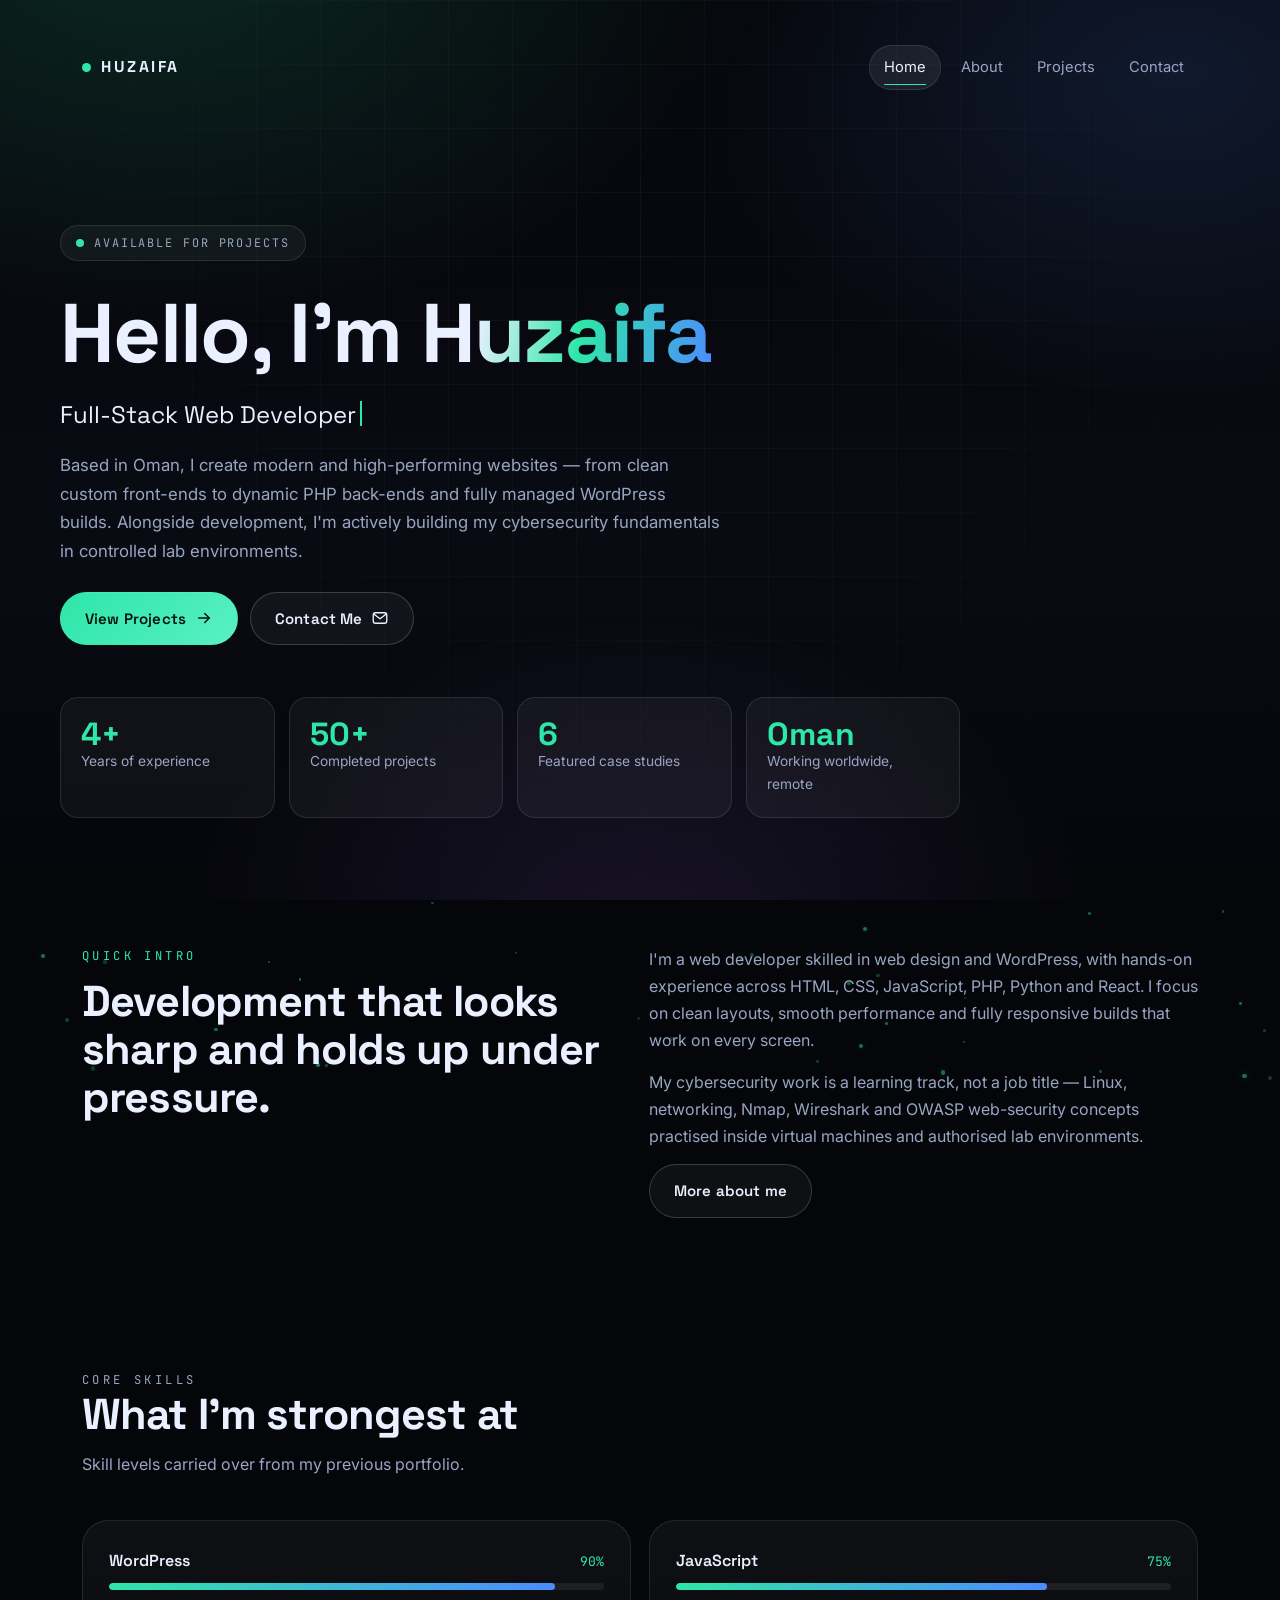
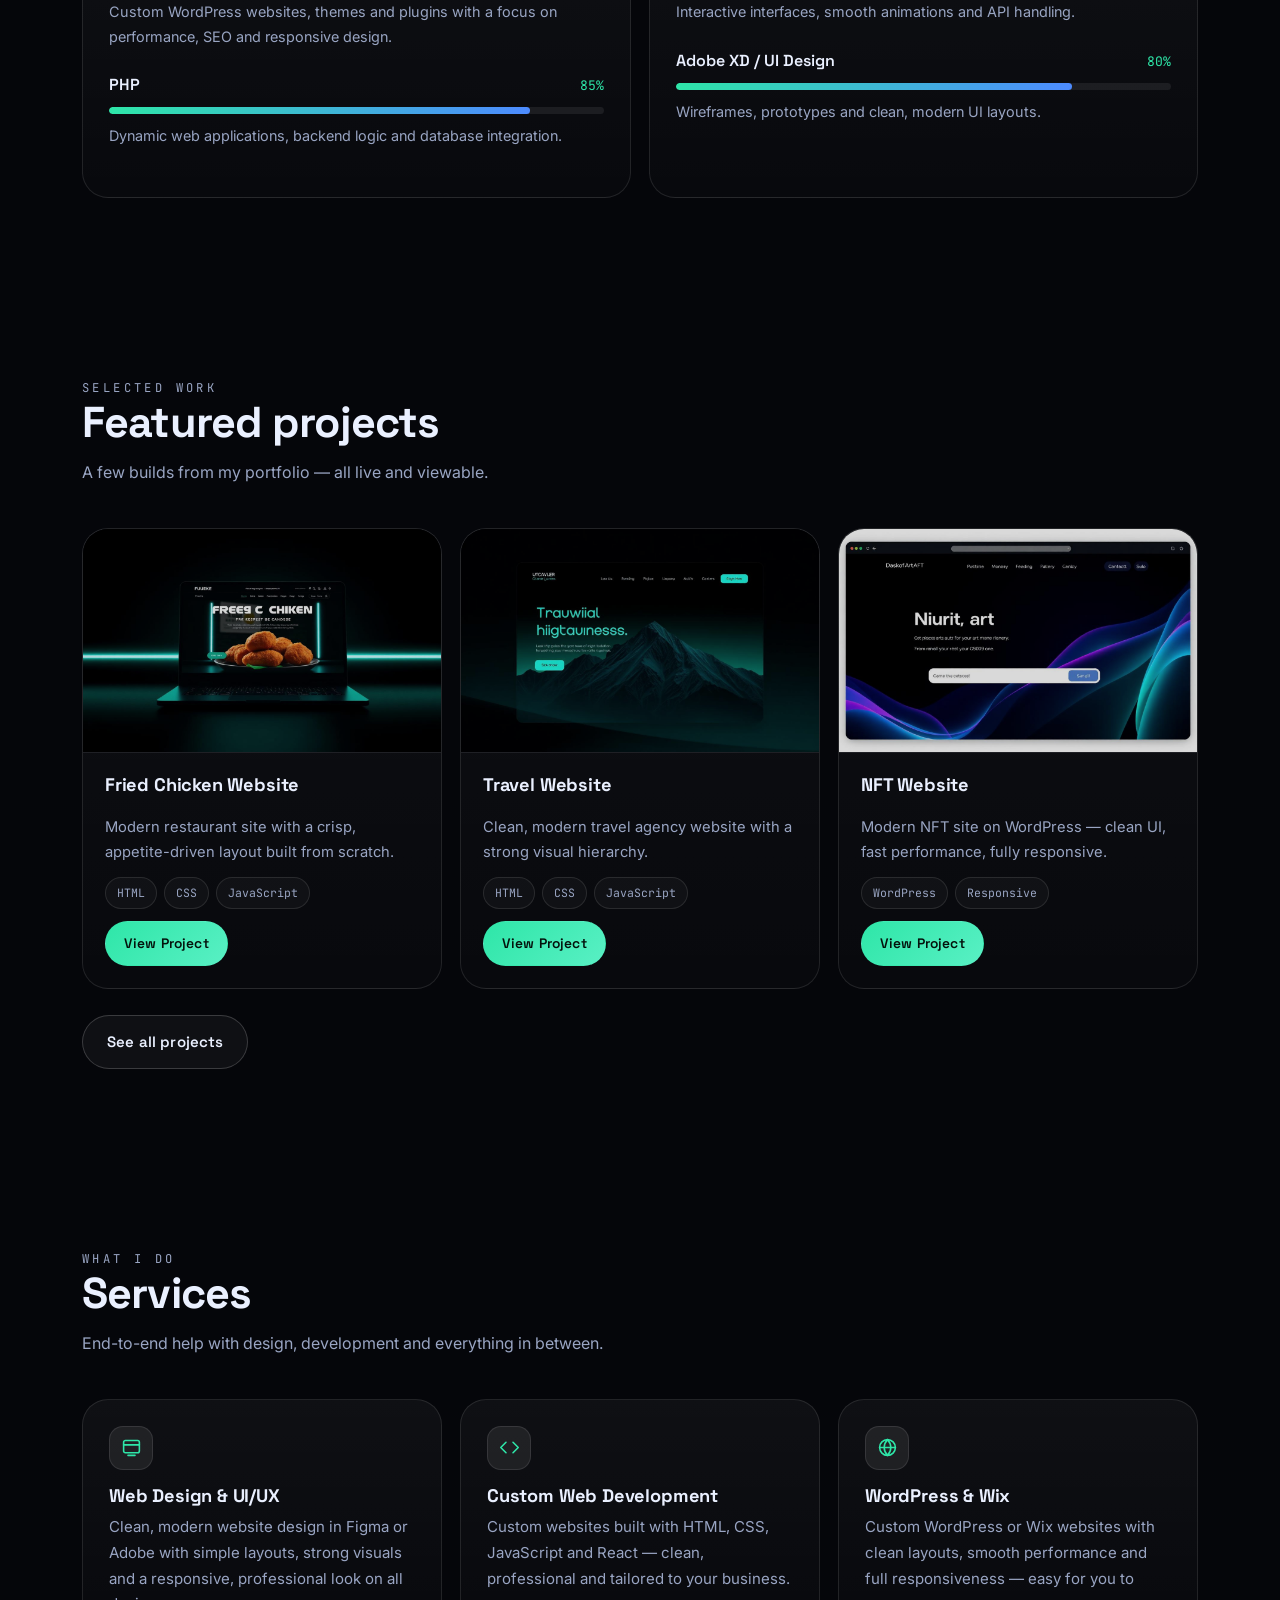
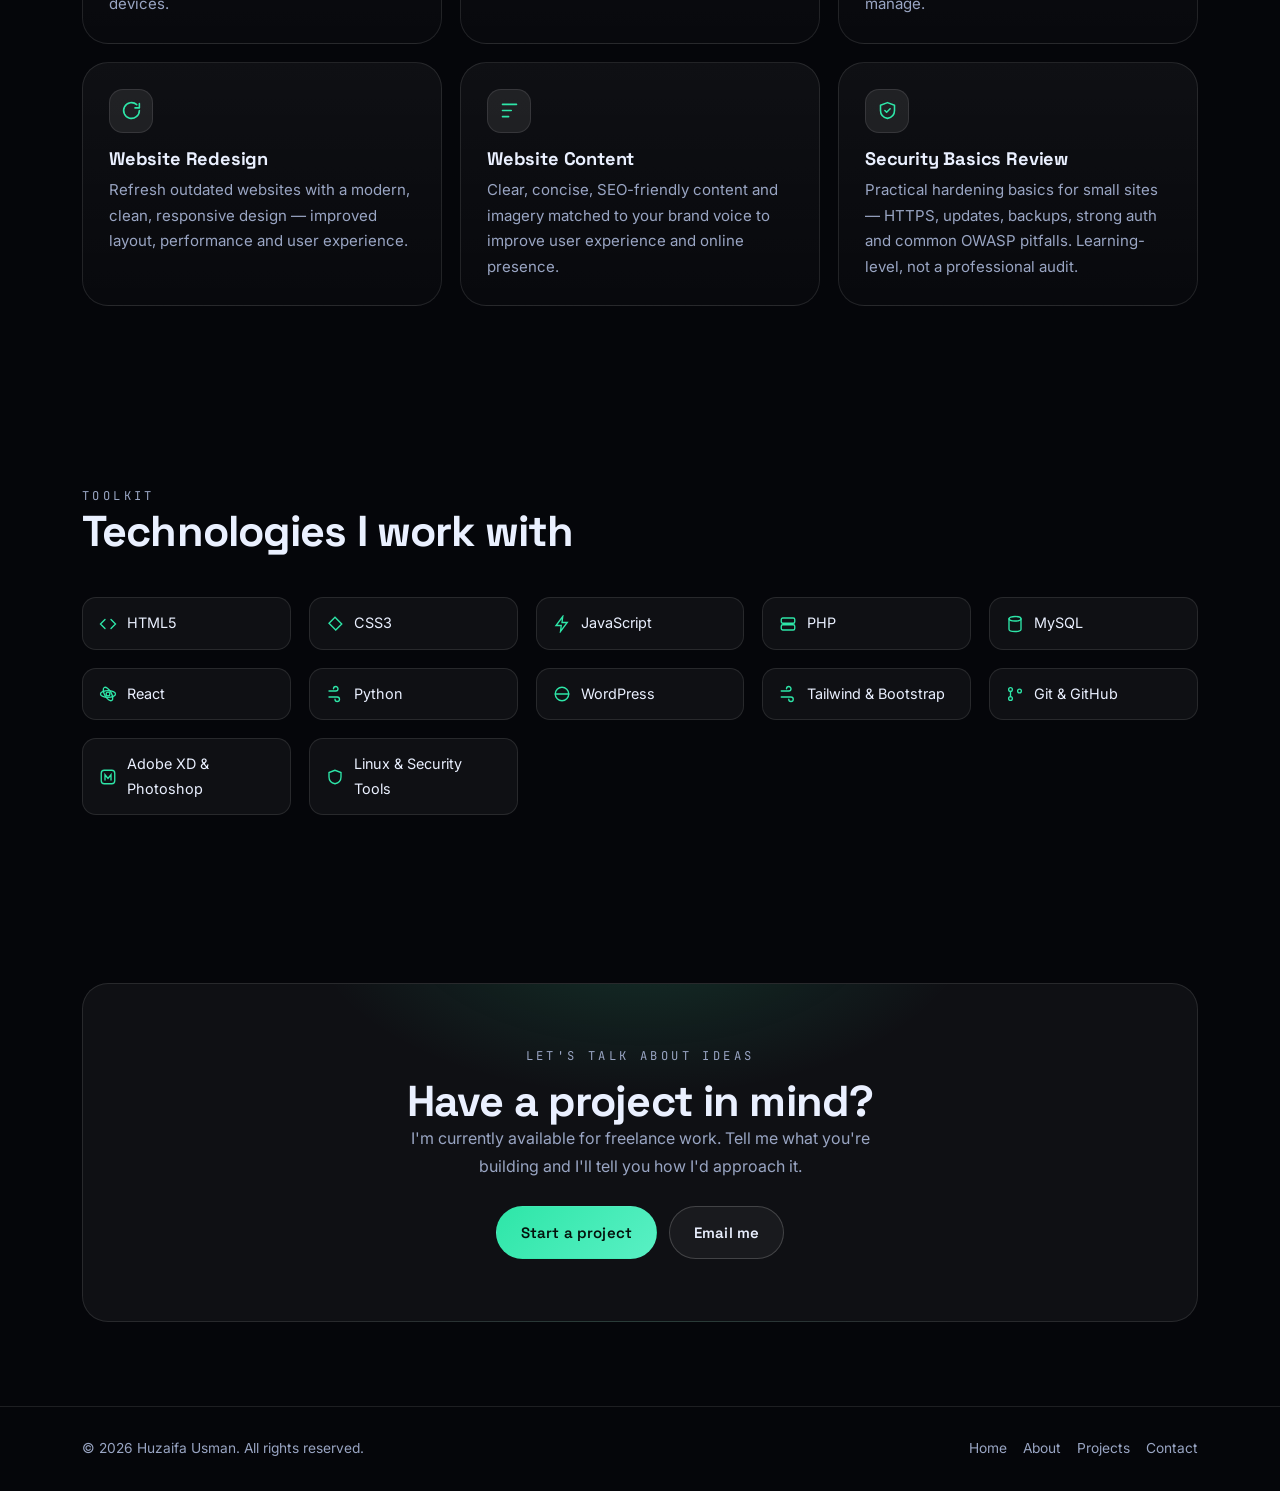
<file: index.html>
<!DOCTYPE html>
<html lang="en">
<head>
  <meta charset="UTF-8" />
  <meta name="viewport" content="width=device-width, initial-scale=1" />
  <title>Huzaifa | Full-Stack Developer &amp; Cybersecurity Enthusiast</title>
  <meta name="description" content="Huzaifa Usman is a full-stack web developer based in Oman, building modern, high-performing websites with HTML, CSS, JavaScript, PHP and WordPress — while actively developing cybersecurity skills." />
  <meta name="keywords" content="Huzaifa Usman, full-stack web developer, web developer Oman, WordPress developer, PHP developer, JavaScript, cybersecurity enthusiast, portfolio" />
  <meta name="author" content="Huzaifa Usman" />
  <meta name="theme-color" content="#05060a" />
  <link rel="canonical" href="./index.html" />
  <meta property="og:type" content="website" />
  <meta property="og:title" content="Huzaifa | Full-Stack Developer &amp; Cybersecurity Enthusiast" />
  <meta property="og:description" content="Full-stack web developer based in Oman building modern websites and applications, with a growing focus on cybersecurity fundamentals." />
  <meta property="og:image" content="./assets/images/og-cover.jpg" />
  <meta name="twitter:card" content="summary_large_image" />
  <meta name="twitter:image" content="./assets/images/og-cover.jpg" />
  <link rel="icon" href="./assets/icons/favicon.svg" type="image/svg+xml" />
  <link rel="preconnect" href="https://fonts.googleapis.com" />
  <link rel="preconnect" href="https://fonts.gstatic.com" crossorigin />
  <link href="https://fonts.googleapis.com/css2?family=Space+Grotesk:wght@500;600;700&family=Inter:wght@400;500;600&family=JetBrains+Mono:wght@400;500&display=swap" rel="stylesheet" />
  <link rel="stylesheet" href="./css/style.css" />
  <script type="application/ld+json">
  {
    "@context": "https://schema.org",
    "@type": "Person",
    "name": "Huzaifa Usman",
    "jobTitle": "Full-Stack Web Developer",
    "email": "mailto:nico.codess.co@gmail.com",
    "address": { "@type": "PostalAddress", "addressCountry": "OM" },
    "sameAs": [
      "https://github.com/nico-codess",
      "https://www.instagram.com/nico_codess/"
    ]
  }
  </script>
</head>
<body>

  ```html
  <!-- PRELOADER -->
  <div id="preloader">
    <div class="loader">
  
      <div class="logo-wrap">
        <div class="logo-ring"></div>
        <div class="loader-logo">H</div>
      </div>
  
      <div class="loader-line">
        <span></span>
      </div>
  
      <div class="loader-text">LOADING<span>...</span></div>
  
    </div>
  </div>
  
  <style>
    #preloader {
      position: fixed;
      inset: 0;
      z-index: 99999;
      background: #070909;
      display: flex;
      align-items: center;
      justify-content: center;
      transition: opacity 0.8s ease, visibility 0.8s ease;
    }
  
    #preloader.hide {
      opacity: 0;
      visibility: hidden;
      pointer-events: none;
    }
  
    .loader {
      width: 200px;
      text-align: center;
    }
  
    /* LOGO */
    .logo-wrap {
      position: relative;
      width: 90px;
      height: 90px;
      margin: 0 auto 30px;
      display: flex;
      align-items: center;
      justify-content: center;
    }
  
    .loader-logo {
      position: relative;
      z-index: 2;
      font-family: Arial, sans-serif;
      font-size: 58px;
      font-weight: 800;
      color: #2AD79D;
      text-shadow: 0 0 25px rgba(42, 215, 157, 0.45);
      animation: logoPulse 1.8s ease-in-out infinite;
    }
  
    /* SUBTLE ROTATING RING */
    .logo-ring {
      position: absolute;
      inset: 5px;
      border: 1px solid rgba(42, 215, 157, 0.18);
      border-top-color: #2AD79D;
      border-radius: 50%;
      animation: rotate 2.5s linear infinite;
    }
  
    /* LOADING BAR */
    .loader-line {
      width: 100%;
      height: 2px;
      background: rgba(42, 215, 157, 0.12);
      overflow: hidden;
      border-radius: 10px;
    }
  
    .loader-line span {
      display: block;
      width: 45%;
      height: 100%;
      background: #2AD79D;
      box-shadow: 0 0 12px #2AD79D;
      border-radius: 10px;
      animation: loading 1.3s ease-in-out infinite;
    }
  
    /* TEXT */
    .loader-text {
      margin-top: 13px;
      font-family: monospace;
      font-size: 9px;
      letter-spacing: 3px;
      color: rgba(255, 255, 255, 0.35);
    }
  
    .loader-text span {
      color: #2AD79D;
      animation: dots 1.2s infinite;
    }
  
    /* ANIMATIONS */
    @keyframes loading {
      0% {
        transform: translateX(-120%);
      }
  
      100% {
        transform: translateX(320%);
      }
    }
  
    @keyframes rotate {
      to {
        transform: rotate(360deg);
      }
    }
  
    @keyframes logoPulse {
      0%, 100% {
        opacity: 0.7;
        transform: scale(0.96);
      }
  
      50% {
        opacity: 1;
        transform: scale(1);
      }
    }
  
    @keyframes dots {
      0%, 20% {
        opacity: 0;
      }
  
      50% {
        opacity: 1;
      }
  
      100% {
        opacity: 0;
      }
    }
  </style>
  
  <script>
    window.addEventListener("load", () => {
      setTimeout(() => {
        document.getElementById("preloader").classList.add("hide");
      }, 700);
    });
  </script>
  ```
  



  
  <a class="skip-link" href="#main">Skip to content</a>
  <div class="bg-layer" aria-hidden="true"></div>
  <div class="grid-layer" aria-hidden="true"></div>
  <div id="particles" aria-hidden="true"></div>
  <div class="cursor-glow" aria-hidden="true"></div>

  <header class="site-header">
    <div class="container nav">
      <a class="brand" href="./index.html"><span class="dot" aria-hidden="true"></span><span class="name">HUZAIFA</span></a>
      <button class="nav-toggle" type="button" aria-label="Toggle navigation" aria-expanded="false" aria-controls="nav-links">
        <span></span><span></span><span></span>
      </button>
      <nav id="nav-links" class="nav-links" aria-label="Primary">
        <a href="./index.html" aria-current="page">Home</a>
        <a href="./about.html">About</a>
        <a href="./projects.html">Projects</a>
        <a href="./contact.html">Contact</a>
      </nav>
    </div>
  </header>

  <main id="main">
    <!-- HERO -->
    <section class="hero container">
      <div class="hero-inner">
        <p class="status"><span class="pulse" aria-hidden="true"></span> Available for Projects</p>
        <h1>Hello, I'm <span class="grad">Huzaifa</span></h1>
        <p class="role" data-type="Full-Stack Web Developer|Cybersecurity Enthusiast|WordPress Developer">
          <span class="type-text">Full-Stack Web Developer</span><span class="type-caret" aria-hidden="true"></span>
        </p>
        <p class="lede">
          Based in Oman, I create modern and high-performing websites — from clean custom front-ends
          to dynamic PHP back-ends and fully managed WordPress builds. Alongside development, I'm
          actively building my cybersecurity fundamentals in controlled lab environments.
        </p>
        <div class="hero-actions">
          <a class="btn btn-primary" href="./projects.html">
            View Projects
            <svg viewBox="0 0 24 24" fill="none" stroke="currentColor" stroke-width="2" stroke-linecap="round" stroke-linejoin="round" aria-hidden="true"><path d="M5 12h14"/><path d="m13 6 6 6-6 6"/></svg>
          </a>
          <a class="btn btn-ghost" href="./contact.html">
            Contact Me
            <svg viewBox="0 0 24 24" fill="none" stroke="currentColor" stroke-width="1.8" stroke-linecap="round" stroke-linejoin="round" aria-hidden="true"><rect x="3" y="5" width="18" height="14" rx="3"/><path d="m4 7 8 6 8-6"/></svg>
          </a>
        </div>

        <div class="hero-stats">
          <div class="stat"><b><span data-count="4">0</span>+</b><span>Years of experience</span></div>
          <div class="stat"><b><span data-count="50">0</span>+</b><span>Completed projects</span></div>
          <div class="stat"><b><span data-count="6">0</span></b><span>Featured case studies</span></div>
          <div class="stat"><b>Oman</b><span>Working worldwide, remote</span></div>
        </div>
      </div>
    </section>

    <!-- INTRO -->
    <section class="tight">
      <div class="container grid grid-2">
        <div class="reveal">
          <p class="eyebrow">Quick intro</p>
          <h2>Development that looks sharp and holds up under pressure.</h2>
        </div>
        <div class="reveal" style="--d:120ms">
          <p class="muted">
            I'm a web developer skilled in web design and WordPress, with hands-on experience across
            HTML, CSS, JavaScript, PHP, Python and React. I focus on clean layouts, smooth performance
            and fully responsive builds that work on every screen.
          </p>
          <p class="muted">
            My cybersecurity work is a learning track, not a job title — Linux, networking, Nmap,
            Wireshark and OWASP web-security concepts practised inside virtual machines and
            authorised lab environments.
          </p>
          <a class="btn btn-ghost" href="./about.html">More about me</a>
        </div>
      </div>
    </section>

    <!-- CORE SKILLS -->
    <section>
      <div class="container">
        <div class="section-head reveal">
          <p class="eyebrow">Core skills</p>
          <h2>What I'm strongest at</h2>
          <p>Skill levels carried over from my previous portfolio.</p>
        </div>
        <div class="grid grid-2">
          <div class="card reveal">
            <div class="skill">
              <div class="skill-top"><strong>WordPress</strong><em>90%</em></div>
              <div class="bar"><i data-value="90"></i></div>
              <p>Custom WordPress websites, themes and plugins with a focus on performance, SEO and responsive design.</p>
            </div>
            <div class="skill">
              <div class="skill-top"><strong>PHP</strong><em>85%</em></div>
              <div class="bar"><i data-value="85"></i></div>
              <p>Dynamic web applications, backend logic and database integration.</p>
            </div>
          </div>
          <div class="card reveal" style="--d:120ms">
            <div class="skill">
              <div class="skill-top"><strong>JavaScript</strong><em>75%</em></div>
              <div class="bar"><i data-value="75"></i></div>
              <p>Interactive interfaces, smooth animations and API handling.</p>
            </div>
            <div class="skill">
              <div class="skill-top"><strong>Adobe XD / UI Design</strong><em>80%</em></div>
              <div class="bar"><i data-value="80"></i></div>
              <p>Wireframes, prototypes and clean, modern UI layouts.</p>
            </div>
          </div>
        </div>
      </div>
    </section>

    <!-- FEATURED PROJECTS -->
    <section>
      <div class="container">
        <div class="section-head reveal">
          <p class="eyebrow">Selected work</p>
          <h2>Featured projects</h2>
          <p>A few builds from my portfolio — all live and viewable.</p>
        </div>
        <div class="grid grid-3">
          <article class="card project reveal">
            <div class="shot">
              <span class="cat">Custom Website</span>
              <img src="./assets/images/project-chicken.jpg" alt="Preview of the Fried Chicken restaurant website" width="1200" height="750" loading="lazy" />
            </div>
            <div class="body">
              <h3>Fried Chicken Website</h3>
              <p>Modern restaurant site with a crisp, appetite-driven layout built from scratch.</p>
              <div class="tags"><span class="tag">HTML</span><span class="tag">CSS</span><span class="tag">JavaScript</span></div>
              <div class="links">
                <a class="btn btn-primary" href="https://nico-codess.github.io/Fried-Chicken-website/" target="_blank" rel="noopener">View Project</a>
              </div>
            </div>
          </article>
          <article class="card project reveal" style="--d:110ms">
            <div class="shot">
              <span class="cat">Custom Website</span>
              <img src="./assets/images/project-travel.jpg" alt="Preview of the travel agency website" width="1200" height="750" loading="lazy" />
            </div>
            <div class="body">
              <h3>Travel Website</h3>
              <p>Clean, modern travel agency website with a strong visual hierarchy.</p>
              <div class="tags"><span class="tag">HTML</span><span class="tag">CSS</span><span class="tag">JavaScript</span></div>
              <div class="links">
                <a class="btn btn-primary" href="https://nico-codess.github.io/Travel-website/" target="_blank" rel="noopener">View Project</a>
              </div>
            </div>
          </article>
          <article class="card project reveal" style="--d:220ms">
            <div class="shot">
              <span class="cat">WordPress</span>
              <img src="./assets/images/project-nft.jpg" alt="Preview of the NFT WordPress website" width="1200" height="750" loading="lazy" />
            </div>
            <div class="body">
              <h3>NFT Website</h3>
              <p>Modern NFT site on WordPress — clean UI, fast performance, fully responsive.</p>
              <div class="tags"><span class="tag">WordPress</span><span class="tag">Responsive</span></div>
              <div class="links">
                <a class="btn btn-primary" href="https://nico-codess.github.io/Wordpress-NFT3/" target="_blank" rel="noopener">View Project</a>
              </div>
            </div>
          </article>
        </div>
        <div class="hero-actions reveal"><a class="btn btn-ghost" href="./projects.html">See all projects</a></div>
      </div>
    </section>

    <!-- SERVICES -->
    <section>
      <div class="container">
        <div class="section-head reveal">
          <p class="eyebrow">What I do</p>
          <h2>Services</h2>
          <p>End-to-end help with design, development and everything in between.</p>
        </div>
        <div class="grid grid-3">
          <article class="card reveal">
            <span class="ico" aria-hidden="true"><svg viewBox="0 0 24 24" fill="none" stroke="currentColor" stroke-width="1.8" stroke-linecap="round" stroke-linejoin="round"><rect x="3" y="4" width="18" height="14" rx="2"/><path d="M3 9h18M8 21h8"/></svg></span>
            <h3>Web Design &amp; UI/UX</h3>
            <p>Clean, modern website design in Figma or Adobe with simple layouts, strong visuals and a responsive, professional look on all devices.</p>
          </article>
          <article class="card reveal" style="--d:90ms">
            <span class="ico" aria-hidden="true"><svg viewBox="0 0 24 24" fill="none" stroke="currentColor" stroke-width="1.8" stroke-linecap="round" stroke-linejoin="round"><path d="m8 6-6 6 6 6"/><path d="m16 6 6 6-6 6"/></svg></span>
            <h3>Custom Web Development</h3>
            <p>Custom websites built with HTML, CSS, JavaScript and React — clean, professional and tailored to your business.</p>
          </article>
          <article class="card reveal" style="--d:180ms">
            <span class="ico" aria-hidden="true"><svg viewBox="0 0 24 24" fill="none" stroke="currentColor" stroke-width="1.8" stroke-linecap="round" stroke-linejoin="round"><circle cx="12" cy="12" r="9"/><path d="M3 12h18"/><path d="M12 3c2.5 2.7 3.8 5.7 3.8 9S14.5 18.3 12 21c-2.5-2.7-3.8-5.7-3.8-9S9.5 5.7 12 3z"/></svg></span>
            <h3>WordPress &amp; Wix</h3>
            <p>Custom WordPress or Wix websites with clean layouts, smooth performance and full responsiveness — easy for you to manage.</p>
          </article>
          <article class="card reveal">
            <span class="ico" aria-hidden="true"><svg viewBox="0 0 24 24" fill="none" stroke="currentColor" stroke-width="1.8" stroke-linecap="round" stroke-linejoin="round"><path d="M21 12a9 9 0 1 1-3-6.7"/><path d="M21 4v5h-5"/></svg></span>
            <h3>Website Redesign</h3>
            <p>Refresh outdated websites with a modern, clean, responsive design — improved layout, performance and user experience.</p>
          </article>
          <article class="card reveal" style="--d:90ms">
            <span class="ico" aria-hidden="true"><svg viewBox="0 0 24 24" fill="none" stroke="currentColor" stroke-width="1.8" stroke-linecap="round" stroke-linejoin="round"><path d="M4 5h16M4 12h10M4 19h7"/></svg></span>
            <h3>Website Content</h3>
            <p>Clear, concise, SEO-friendly content and imagery matched to your brand voice to improve user experience and online presence.</p>
          </article>
          <article class="card reveal" style="--d:180ms">
            <span class="ico" aria-hidden="true"><svg viewBox="0 0 24 24" fill="none" stroke="currentColor" stroke-width="1.8" stroke-linecap="round" stroke-linejoin="round"><path d="M12 3 4 6v6c0 5 3.5 8 8 9 4.5-1 8-4 8-9V6z"/><path d="m9 12 2 2 4-4"/></svg></span>
            <h3>Security Basics Review</h3>
            <p>Practical hardening basics for small sites — HTTPS, updates, backups, strong auth and common OWASP pitfalls. Learning-level, not a professional audit.</p>
          </article>
        </div>
      </div>
    </section>

    <!-- TECHNOLOGIES -->
    <section>
      <div class="container">
        <div class="section-head reveal">
          <p class="eyebrow">Toolkit</p>
          <h2>Technologies I work with</h2>
        </div>
        <div class="grid grid-4">
          <div class="chip reveal"><svg viewBox="0 0 24 24" fill="none" stroke="currentColor" stroke-width="1.8" stroke-linecap="round" aria-hidden="true"><path d="m8 6-6 6 6 6"/><path d="m16 6 6 6-6 6"/></svg>HTML5</div>
          <div class="chip reveal" style="--d:50ms"><svg viewBox="0 0 24 24" fill="none" stroke="currentColor" stroke-width="1.8" stroke-linecap="round" aria-hidden="true"><path d="M12 3 4 11l9 9 8-8z"/></svg>CSS3</div>
          <div class="chip reveal" style="--d:100ms"><svg viewBox="0 0 24 24" fill="none" stroke="currentColor" stroke-width="1.8" stroke-linecap="round" aria-hidden="true"><path d="M13 2 4 14h7l-1 8 9-12h-7z"/></svg>JavaScript</div>
          <div class="chip reveal" style="--d:150ms"><svg viewBox="0 0 24 24" fill="none" stroke="currentColor" stroke-width="1.8" stroke-linecap="round" aria-hidden="true"><rect x="3" y="4" width="18" height="7" rx="2"/><rect x="3" y="13" width="18" height="7" rx="2"/></svg>PHP</div>
          <div class="chip reveal"><svg viewBox="0 0 24 24" fill="none" stroke="currentColor" stroke-width="1.8" stroke-linecap="round" aria-hidden="true"><ellipse cx="12" cy="5" rx="8" ry="3"/><path d="M4 5v14c0 1.7 3.6 3 8 3s8-1.3 8-3V5"/></svg>MySQL</div>
          <div class="chip reveal" style="--d:50ms"><svg viewBox="0 0 24 24" fill="none" stroke="currentColor" stroke-width="1.8" stroke-linecap="round" aria-hidden="true"><circle cx="12" cy="12" r="2.5"/><ellipse cx="12" cy="12" rx="10" ry="4.5"/><ellipse cx="12" cy="12" rx="10" ry="4.5" transform="rotate(60 12 12)"/></svg>React</div>
          <div class="chip reveal" style="--d:100ms"><svg viewBox="0 0 24 24" fill="none" stroke="currentColor" stroke-width="1.8" stroke-linecap="round" aria-hidden="true"><path d="M4 8h9a3 3 0 1 0-3-3"/><path d="M4 16h11a3 3 0 1 1-3 3"/></svg>Python</div>
          <div class="chip reveal" style="--d:150ms"><svg viewBox="0 0 24 24" fill="none" stroke="currentColor" stroke-width="1.8" stroke-linecap="round" aria-hidden="true"><circle cx="12" cy="12" r="9"/><path d="M3 12h18"/></svg>WordPress</div>
          <div class="chip reveal"><svg viewBox="0 0 24 24" fill="none" stroke="currentColor" stroke-width="1.8" stroke-linecap="round" aria-hidden="true"><path d="M3 8h10a3 3 0 1 0-3-3"/><path d="M3 16h13a3 3 0 1 1-3 3"/></svg>Tailwind &amp; Bootstrap</div>
          <div class="chip reveal" style="--d:50ms"><svg viewBox="0 0 24 24" fill="none" stroke="currentColor" stroke-width="1.8" stroke-linecap="round" aria-hidden="true"><circle cx="6" cy="6" r="2.5"/><circle cx="6" cy="18" r="2.5"/><circle cx="18" cy="8" r="2.5"/><path d="M6 8.5v7"/></svg>Git &amp; GitHub</div>
          <div class="chip reveal" style="--d:100ms"><svg viewBox="0 0 24 24" fill="none" stroke="currentColor" stroke-width="1.8" stroke-linecap="round" aria-hidden="true"><rect x="3" y="3" width="18" height="18" rx="4"/><path d="M8 16V9l4 5 4-5v7"/></svg>Adobe XD &amp; Photoshop</div>
          <div class="chip reveal" style="--d:150ms"><svg viewBox="0 0 24 24" fill="none" stroke="currentColor" stroke-width="1.8" stroke-linecap="round" aria-hidden="true"><path d="M12 3 4 6v6c0 5 3.5 8 8 9 4.5-1 8-4 8-9V6z"/></svg>Linux &amp; Security Tools</div>
        </div>
      </div>
    </section>

    <!-- CTA -->
    <section>
      <div class="container">
        <div class="cta reveal">
          <p class="eyebrow">Let's talk about ideas</p>
          <h2>Have a project in mind?</h2>
          <p>I'm currently available for freelance work. Tell me what you're building and I'll tell you how I'd approach it.</p>
          <div class="hero-actions">
            <a class="btn btn-primary" href="./contact.html">Start a project</a>
            <a class="btn btn-ghost" href="mailto:nico.codess.co@gmail.com">Email me</a>
          </div>
        </div>
      </div>
    </section>
  </main>

  <footer class="site-footer">
    <div class="container footer-inner">
      <p style="margin:0">&copy; <span data-year>2026</span> Huzaifa Usman. All rights reserved.</p>
      <nav aria-label="Footer">
        <a href="./index.html">Home</a>
        <a href="./about.html">About</a>
        <a href="./projects.html">Projects</a>
        <a href="./contact.html">Contact</a>
      </nav>
    </div>
  </footer>




  <script src="./js/script.js" defer></script>
</body>
</html>
</file>
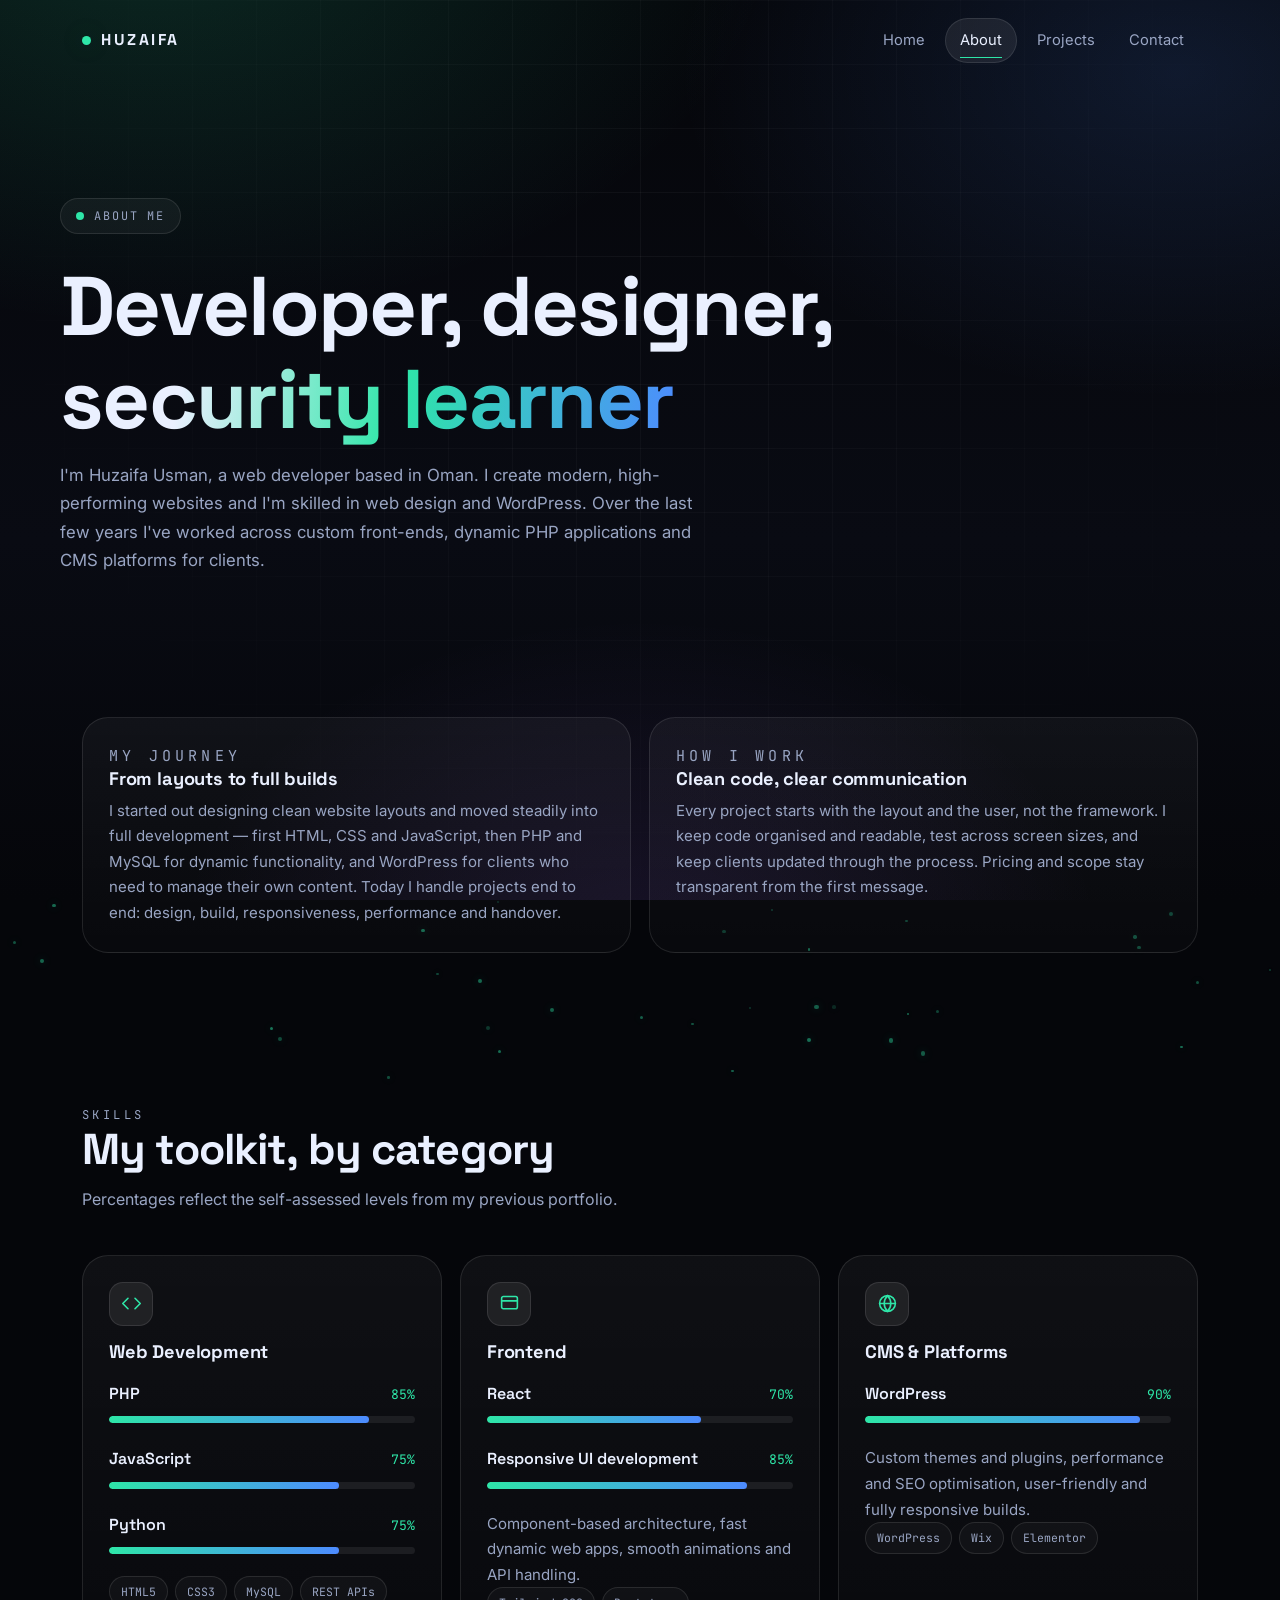
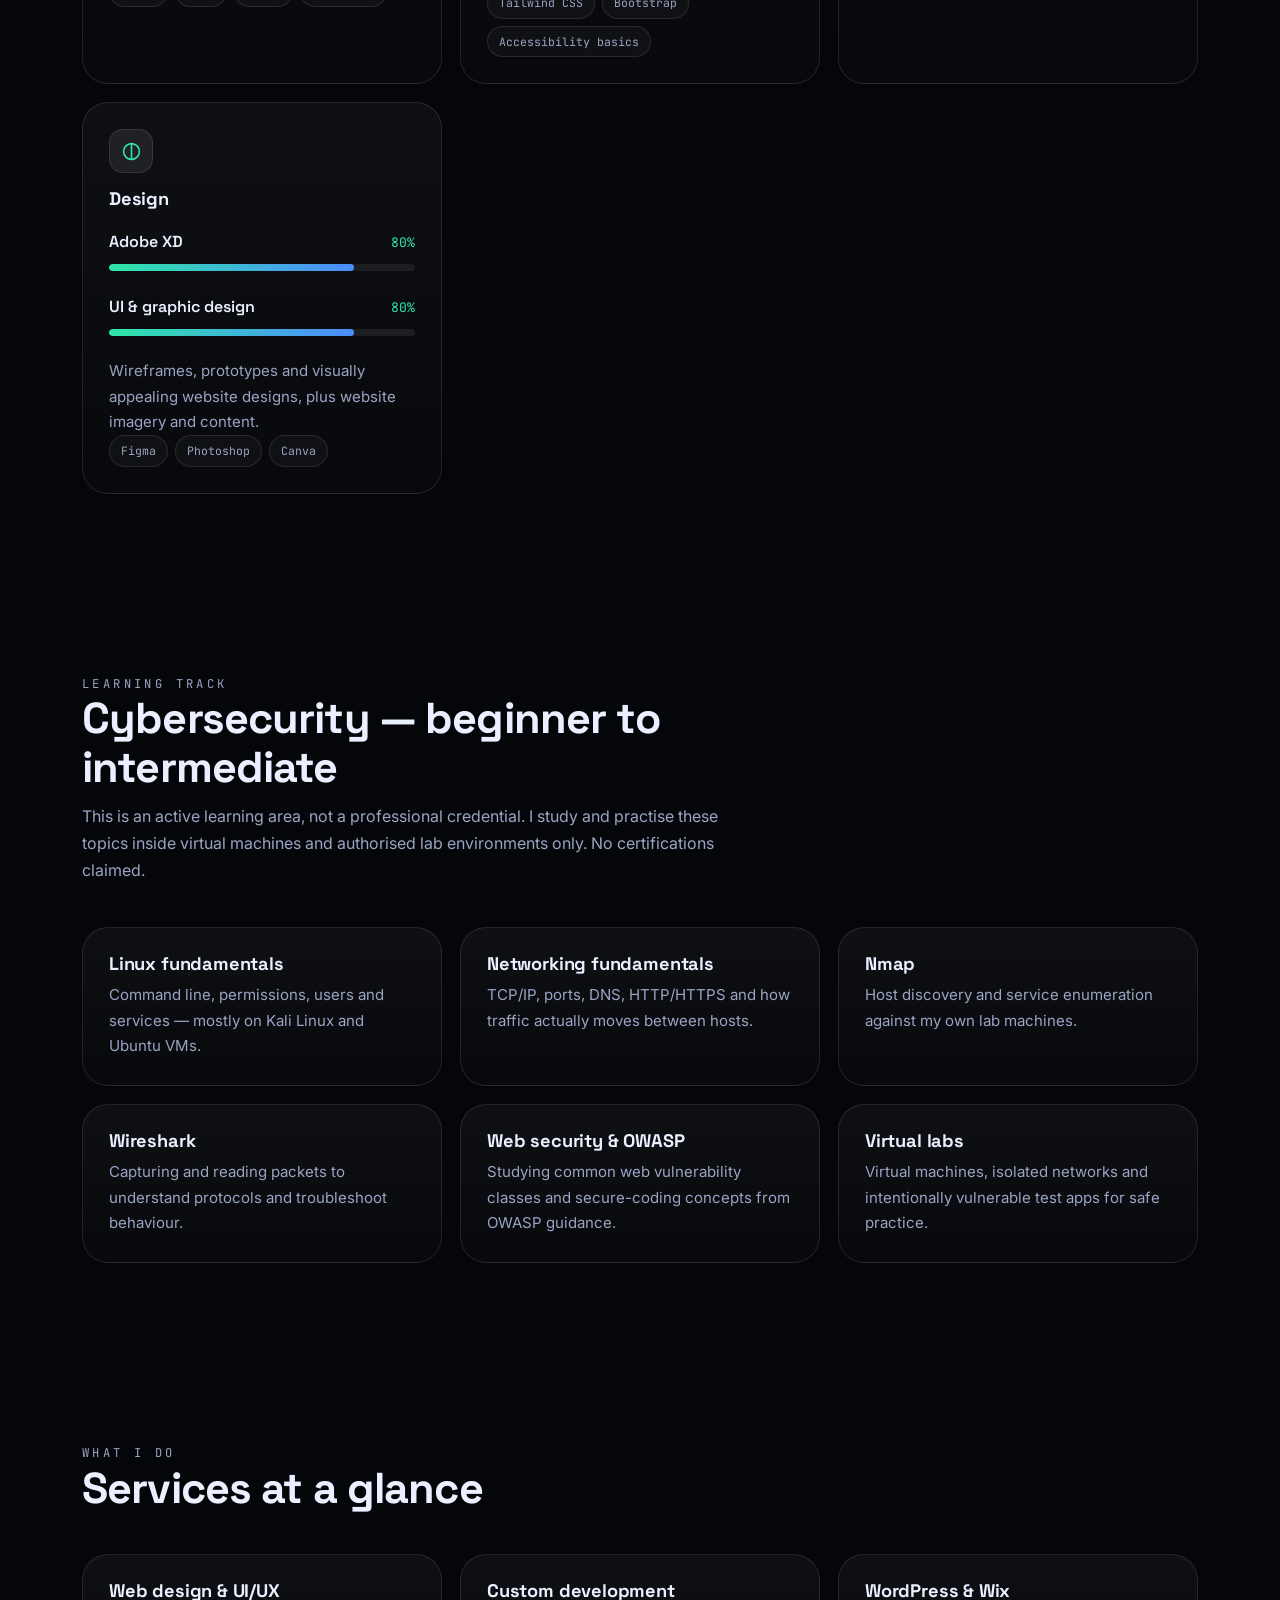
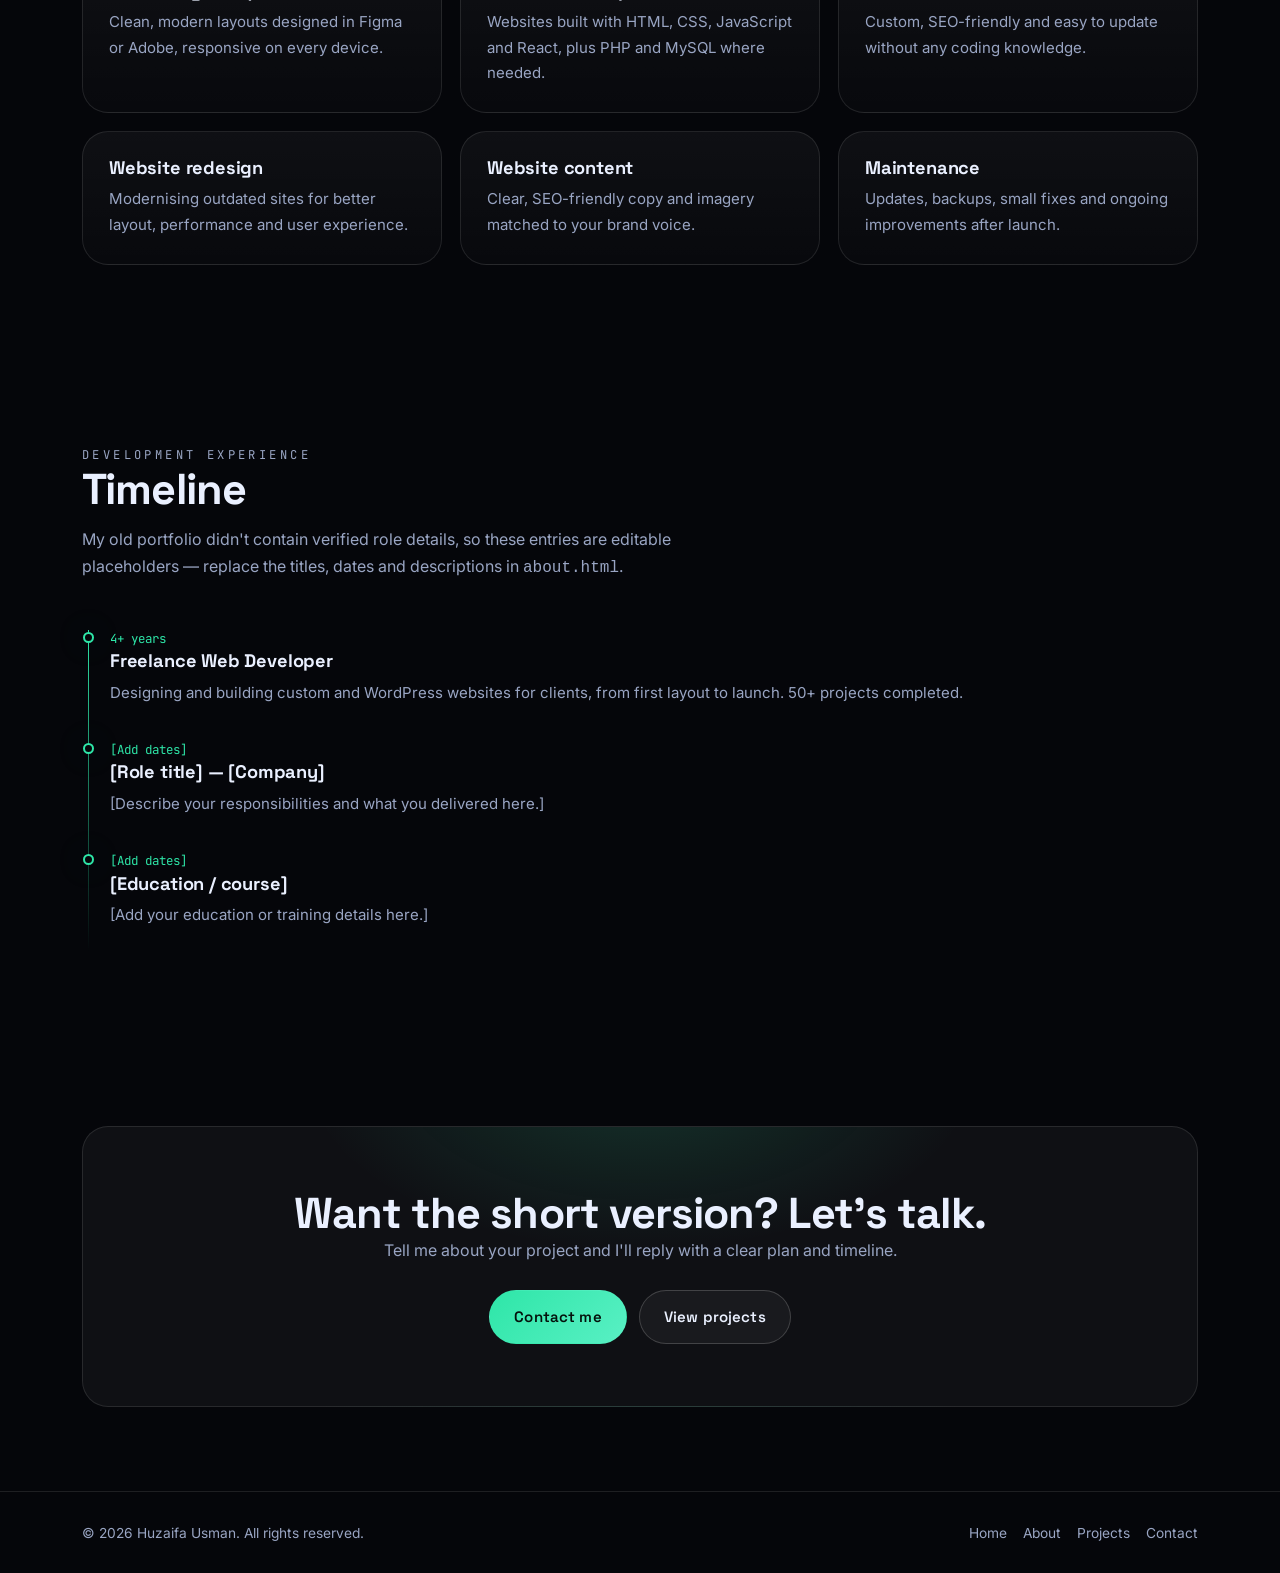
<file: about.html>
<!DOCTYPE html>
<html lang="en">
<head>
  <meta charset="UTF-8" />
  <meta name="viewport" content="width=device-width, initial-scale=1" />
  <title>About Huzaifa | Web Developer &amp; Security Learner</title>
  <meta name="description" content="About Huzaifa Usman — a web developer based in Oman with 4+ years of experience in web design, WordPress, PHP and JavaScript, now building cybersecurity fundamentals." />
  <meta name="keywords" content="about Huzaifa Usman, web developer Oman, WordPress, PHP, JavaScript, cybersecurity learning" />
  <meta name="author" content="Huzaifa Usman" />
  <meta name="theme-color" content="#05060a" />
  <link rel="canonical" href="./about.html" />
  <meta property="og:type" content="profile" />
  <meta property="og:title" content="About Huzaifa | Web Developer &amp; Security Learner" />
  <meta property="og:description" content="4+ years building websites in Oman — web design, WordPress, PHP, JavaScript — plus an active cybersecurity learning track." />
  <meta property="og:image" content="./assets/images/og-cover.jpg" />
  <meta name="twitter:card" content="summary_large_image" />
  <meta name="twitter:image" content="./assets/images/og-cover.jpg" />
  <link rel="icon" href="./assets/icons/favicon.svg" type="image/svg+xml" />
  <link rel="preconnect" href="https://fonts.googleapis.com" />
  <link rel="preconnect" href="https://fonts.gstatic.com" crossorigin />
  <link href="https://fonts.googleapis.com/css2?family=Space+Grotesk:wght@500;600;700&family=Inter:wght@400;500;600&family=JetBrains+Mono:wght@400;500&display=swap" rel="stylesheet" />
  <link rel="stylesheet" href="./css/style.css" />
</head>
<body>
  <a class="skip-link" href="#main">Skip to content</a>
  <div class="bg-layer" aria-hidden="true"></div>
  <div class="grid-layer" aria-hidden="true"></div>
  <div id="particles" aria-hidden="true"></div>
  <div class="cursor-glow" aria-hidden="true"></div>

  <header class="site-header">
    <div class="container nav">
      <a class="brand" href="./index.html"><span class="dot" aria-hidden="true"></span><span class="name">HUZAIFA</span></a>
      <button class="nav-toggle" type="button" aria-label="Toggle navigation" aria-expanded="false" aria-controls="nav-links">
        <span></span><span></span><span></span>
      </button>
      <nav id="nav-links" class="nav-links" aria-label="Primary">
        <a href="./index.html">Home</a>
        <a href="./about.html" aria-current="page">About</a>
        <a href="./projects.html">Projects</a>
        <a href="./contact.html">Contact</a>
      </nav>
    </div>
  </header>

  <main id="main">
    <section class="hero container">
      <div class="hero-inner">
        <p class="status"><span class="pulse" aria-hidden="true"></span> About Me</p>
        <h1>Developer, designer,<br /><span class="grad">security learner</span></h1>
        <p class="lede">
          I'm Huzaifa Usman, a web developer based in Oman. I create modern, high-performing
          websites and I'm skilled in web design and WordPress. Over the last few years I've worked
          across custom front-ends, dynamic PHP applications and CMS platforms for clients.
        </p>
      </div>
    </section>

    <section class="tight">
      <div class="container grid grid-2">
        <div class="card reveal">
          <p class="eyebrow">My journey</p>
          <h3>From layouts to full builds</h3>
          <p>
            I started out designing clean website layouts and moved steadily into full development —
            first HTML, CSS and JavaScript, then PHP and MySQL for dynamic functionality, and
            WordPress for clients who need to manage their own content. Today I handle projects
            end to end: design, build, responsiveness, performance and handover.
          </p>
        </div>
        <div class="card reveal" style="--d:120ms">
          <p class="eyebrow">How I work</p>
          <h3>Clean code, clear communication</h3>
          <p>
            Every project starts with the layout and the user, not the framework. I keep code
            organised and readable, test across screen sizes, and keep clients updated through
            the process. Pricing and scope stay transparent from the first message.
          </p>
        </div>
      </div>
    </section>

    <!-- SKILL CATEGORIES -->
    <section>
      <div class="container">
        <div class="section-head reveal">
          <p class="eyebrow">Skills</p>
          <h2>My toolkit, by category</h2>
          <p>Percentages reflect the self-assessed levels from my previous portfolio.</p>
        </div>

        <div class="grid grid-2">
          <article class="card reveal">
            <span class="ico" aria-hidden="true"><svg viewBox="0 0 24 24" fill="none" stroke="currentColor" stroke-width="1.8" stroke-linecap="round" stroke-linejoin="round"><path d="m8 6-6 6 6 6"/><path d="m16 6 6 6-6 6"/></svg></span>
            <h3>Web Development</h3>
            <div class="skill" style="margin-top:18px">
              <div class="skill-top"><strong>PHP</strong><em>85%</em></div>
              <div class="bar"><i data-value="85"></i></div>
            </div>
            <div class="skill">
              <div class="skill-top"><strong>JavaScript</strong><em>75%</em></div>
              <div class="bar"><i data-value="75"></i></div>
            </div>
            <div class="skill">
              <div class="skill-top"><strong>Python</strong><em>75%</em></div>
              <div class="bar"><i data-value="75"></i></div>
            </div>
            <div class="tags"><span class="tag">HTML5</span><span class="tag">CSS3</span><span class="tag">MySQL</span><span class="tag">REST APIs</span></div>
          </article>

          <article class="card reveal" style="--d:110ms">
            <span class="ico" aria-hidden="true"><svg viewBox="0 0 24 24" fill="none" stroke="currentColor" stroke-width="1.8" stroke-linecap="round" stroke-linejoin="round"><rect x="3" y="4" width="18" height="14" rx="2"/><path d="M3 9h18"/></svg></span>
            <h3>Frontend</h3>
            <div class="skill" style="margin-top:18px">
              <div class="skill-top"><strong>React</strong><em>70%</em></div>
              <div class="bar"><i data-value="70"></i></div>
            </div>
            <div class="skill">
              <div class="skill-top"><strong>Responsive UI development</strong><em>85%</em></div>
              <div class="bar"><i data-value="85"></i></div>
            </div>
            <p class="muted">Component-based architecture, fast dynamic web apps, smooth animations and API handling.</p>
            <div class="tags"><span class="tag">Tailwind CSS</span><span class="tag">Bootstrap</span><span class="tag">Accessibility basics</span></div>
          </article>

          <article class="card reveal">
            <span class="ico" aria-hidden="true"><svg viewBox="0 0 24 24" fill="none" stroke="currentColor" stroke-width="1.8" stroke-linecap="round" stroke-linejoin="round"><circle cx="12" cy="12" r="9"/><path d="M3 12h18"/><path d="M12 3c2.5 2.7 3.8 5.7 3.8 9S14.5 18.3 12 21c-2.5-2.7-3.8-5.7-3.8-9S9.5 5.7 12 3z"/></svg></span>
            <h3>CMS &amp; Platforms</h3>
            <div class="skill" style="margin-top:18px">
              <div class="skill-top"><strong>WordPress</strong><em>90%</em></div>
              <div class="bar"><i data-value="90"></i></div>
            </div>
            <p class="muted">Custom themes and plugins, performance and SEO optimisation, user-friendly and fully responsive builds.</p>
            <div class="tags"><span class="tag">WordPress</span><span class="tag">Wix</span><span class="tag">Elementor</span></div>
          </article>

          <article class="card reveal" style="--d:110ms">
            <span class="ico" aria-hidden="true"><svg viewBox="0 0 24 24" fill="none" stroke="currentColor" stroke-width="1.8" stroke-linecap="round" stroke-linejoin="round"><path d="M12 3v18"/><circle cx="12" cy="12" r="9"/></svg></span>
            <h3>Design</h3>
            <div class="skill" style="margin-top:18px">
              <div class="skill-top"><strong>Adobe XD</strong><em>80%</em></div>
              <div class="bar"><i data-value="80"></i></div>
            </div>
            <div class="skill">
              <div class="skill-top"><strong>UI &amp; graphic design</strong><em>80%</em></div>
              <div class="bar"><i data-value="80"></i></div>
            </div>
            <p class="muted">Wireframes, prototypes and visually appealing website designs, plus website imagery and content.</p>
            <div class="tags"><span class="tag">Figma</span><span class="tag">Photoshop</span><span class="tag">Canva</span></div>
          </article>
        </div>
      </div>
    </section>

    <!-- CYBERSECURITY LEARNING -->
    <section>
      <div class="container">
        <div class="section-head reveal">
          <p class="eyebrow">Learning track</p>
          <h2>Cybersecurity — beginner to intermediate</h2>
          <p>
            This is an active learning area, not a professional credential. I study and practise
            these topics inside virtual machines and authorised lab environments only. No
            certifications claimed.
          </p>
        </div>
        <div class="grid grid-3">
          <div class="card reveal"><h3>Linux fundamentals</h3><p>Command line, permissions, users and services — mostly on Kali Linux and Ubuntu VMs.</p></div>
          <div class="card reveal" style="--d:80ms"><h3>Networking fundamentals</h3><p>TCP/IP, ports, DNS, HTTP/HTTPS and how traffic actually moves between hosts.</p></div>
          <div class="card reveal" style="--d:160ms"><h3>Nmap</h3><p>Host discovery and service enumeration against my own lab machines.</p></div>
          <div class="card reveal"><h3>Wireshark</h3><p>Capturing and reading packets to understand protocols and troubleshoot behaviour.</p></div>
          <div class="card reveal" style="--d:80ms"><h3>Web security &amp; OWASP</h3><p>Studying common web vulnerability classes and secure-coding concepts from OWASP guidance.</p></div>
          <div class="card reveal" style="--d:160ms"><h3>Virtual labs</h3><p>Virtual machines, isolated networks and intentionally vulnerable test apps for safe practice.</p></div>
        </div>
      </div>
    </section>

    <!-- WHAT I DO -->
    <section>
      <div class="container">
        <div class="section-head reveal">
          <p class="eyebrow">What I do</p>
          <h2>Services at a glance</h2>
        </div>
        <div class="grid grid-3">
          <div class="card reveal"><h3>Web design &amp; UI/UX</h3><p>Clean, modern layouts designed in Figma or Adobe, responsive on every device.</p></div>
          <div class="card reveal" style="--d:80ms"><h3>Custom development</h3><p>Websites built with HTML, CSS, JavaScript and React, plus PHP and MySQL where needed.</p></div>
          <div class="card reveal" style="--d:160ms"><h3>WordPress &amp; Wix</h3><p>Custom, SEO-friendly and easy to update without any coding knowledge.</p></div>
          <div class="card reveal"><h3>Website redesign</h3><p>Modernising outdated sites for better layout, performance and user experience.</p></div>
          <div class="card reveal" style="--d:80ms"><h3>Website content</h3><p>Clear, SEO-friendly copy and imagery matched to your brand voice.</p></div>
          <div class="card reveal" style="--d:160ms"><h3>Maintenance</h3><p>Updates, backups, small fixes and ongoing improvements after launch.</p></div>
        </div>
      </div>
    </section>

    <!-- EXPERIENCE -->
    <section>
      <div class="container">
        <div class="section-head reveal">
          <p class="eyebrow">Development experience</p>
          <h2>Timeline</h2>
          <p>
            My old portfolio didn't contain verified role details, so these entries are editable
            placeholders — replace the titles, dates and descriptions in <code>about.html</code>.
          </p>
        </div>
        <ul class="timeline reveal">
          <li>
            <span class="when">4+ years</span>
            <h3>Freelance Web Developer</h3>
            <p>Designing and building custom and WordPress websites for clients, from first layout to launch. 50+ projects completed.</p>
          </li>
          <li>
            <span class="when">[Add dates]</span>
            <h3>[Role title] — [Company]</h3>
            <p>[Describe your responsibilities and what you delivered here.]</p>
          </li>
          <li>
            <span class="when">[Add dates]</span>
            <h3>[Education / course]</h3>
            <p>[Add your education or training details here.]</p>
          </li>
        </ul>
      </div>
    </section>

    <section>
      <div class="container">
        <div class="cta reveal">
          <h2>Want the short version? Let's talk.</h2>
          <p>Tell me about your project and I'll reply with a clear plan and timeline.</p>
          <div class="hero-actions">
            <a class="btn btn-primary" href="./contact.html">Contact me</a>
            <a class="btn btn-ghost" href="./projects.html">View projects</a>
          </div>
        </div>
      </div>
    </section>
  </main>

  <footer class="site-footer">
    <div class="container footer-inner">
      <p style="margin:0">&copy; <span data-year>2026</span> Huzaifa Usman. All rights reserved.</p>
      <nav aria-label="Footer">
        <a href="./index.html">Home</a>
        <a href="./about.html">About</a>
        <a href="./projects.html">Projects</a>
        <a href="./contact.html">Contact</a>
      </nav>
    </div>
  </footer>

  <script src="./js/script.js" defer></script>
</body>
</html>
</file>
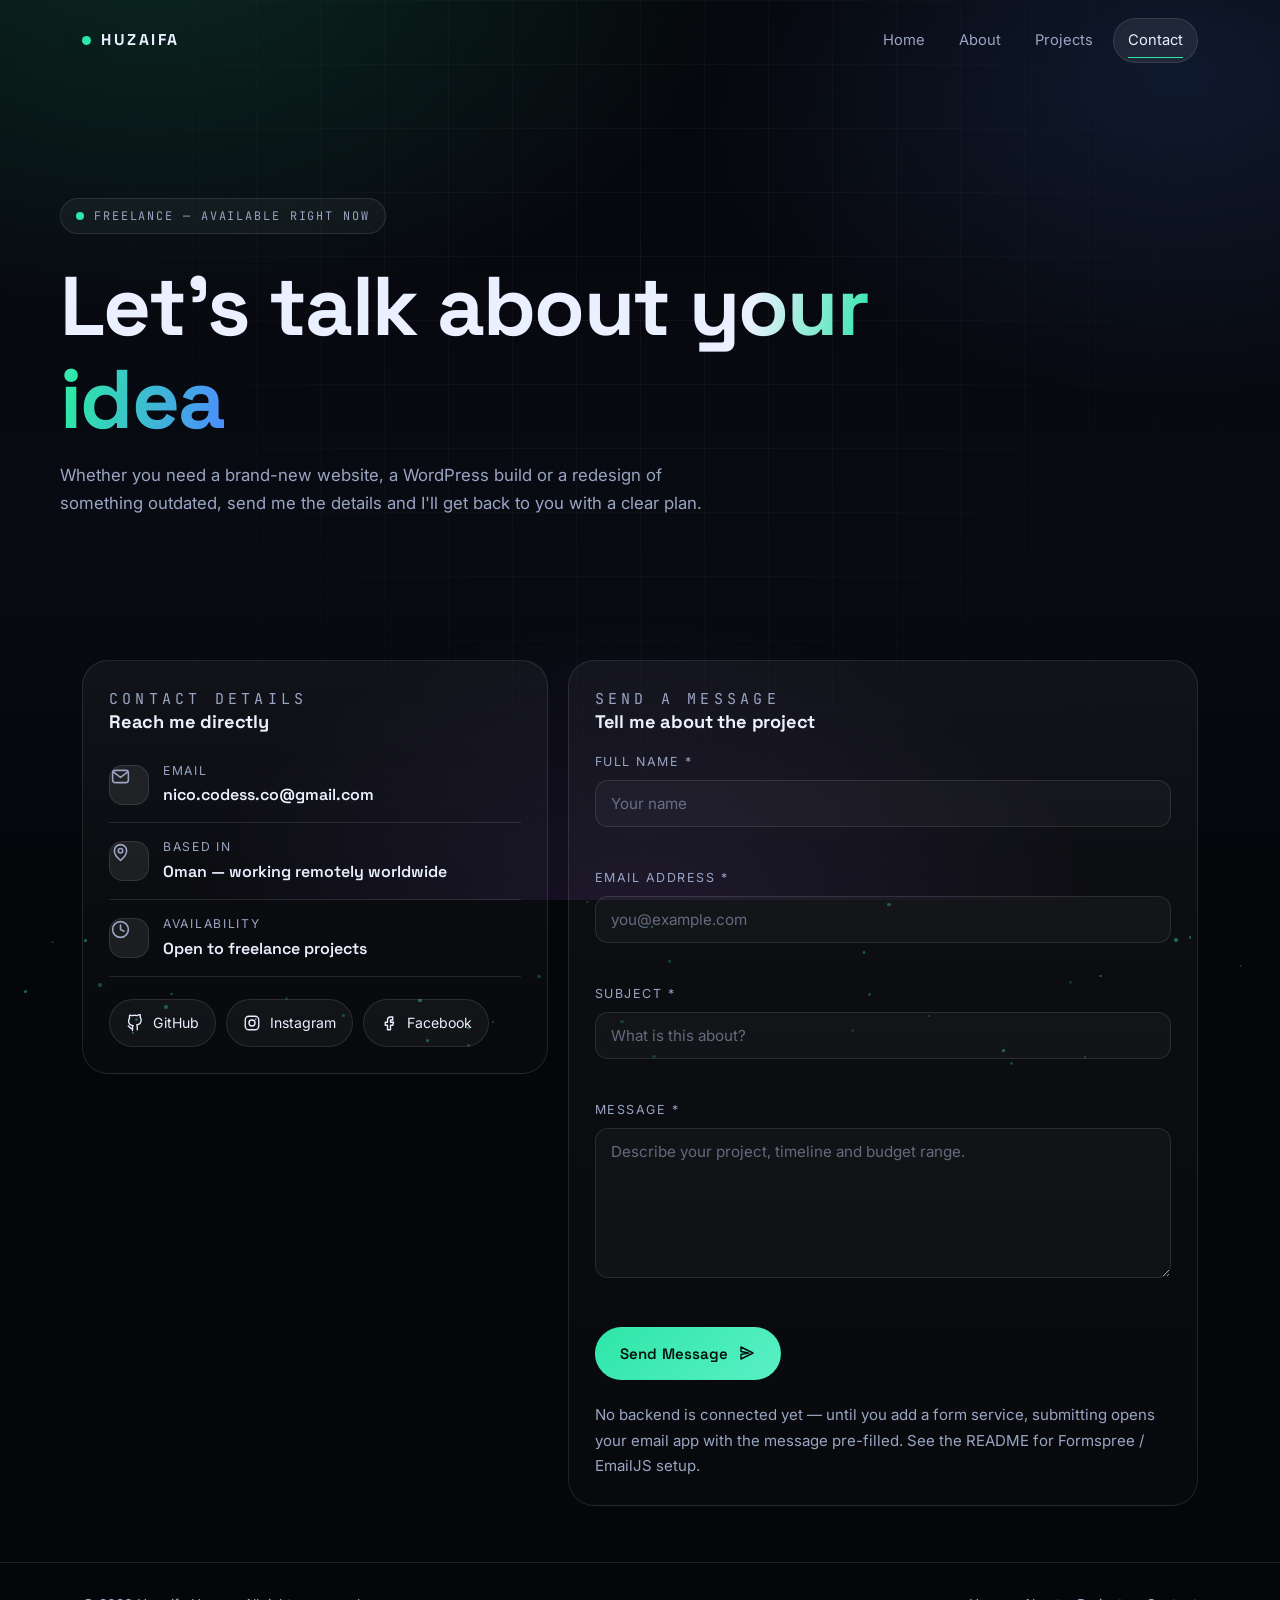
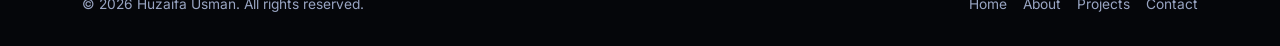
<file: contact.html>
<!DOCTYPE html>
<html lang="en">
<head>
  <meta charset="UTF-8" />
  <meta name="viewport" content="width=device-width, initial-scale=1" />
  <title>Contact Huzaifa | Full-Stack Web Developer</title>
  <meta name="description" content="Get in touch with Huzaifa Usman for web design, custom development, WordPress builds or a website redesign. Available for freelance projects." />
  <meta name="keywords" content="contact Huzaifa Usman, hire web developer Oman, freelance WordPress developer" />
  <meta name="author" content="Huzaifa Usman" />
  <meta name="theme-color" content="#05060a" />
  <link rel="canonical" href="./contact.html" />
  <meta property="og:type" content="website" />
  <meta property="og:title" content="Contact Huzaifa | Full-Stack Web Developer" />
  <meta property="og:description" content="Available for freelance work — web design, custom development, WordPress and redesigns." />
  <meta property="og:image" content="./assets/images/og-cover.jpg" />
  <meta name="twitter:card" content="summary_large_image" />
  <meta name="twitter:image" content="./assets/images/og-cover.jpg" />
  <link rel="icon" href="./assets/icons/favicon.svg" type="image/svg+xml" />
  <link rel="preconnect" href="https://fonts.googleapis.com" />
  <link rel="preconnect" href="https://fonts.gstatic.com" crossorigin />
  <link href="https://fonts.googleapis.com/css2?family=Space+Grotesk:wght@500;600;700&family=Inter:wght@400;500;600&family=JetBrains+Mono:wght@400;500&display=swap" rel="stylesheet" />
  <link rel="stylesheet" href="./css/style.css" />
</head>
<body>
  <a class="skip-link" href="#main">Skip to content</a>
  <div class="bg-layer" aria-hidden="true"></div>
  <div class="grid-layer" aria-hidden="true"></div>
  <div id="particles" aria-hidden="true"></div>
  <div class="cursor-glow" aria-hidden="true"></div>

  <header class="site-header">
    <div class="container nav">
      <a class="brand" href="./index.html"><span class="dot" aria-hidden="true"></span><span class="name">HUZAIFA</span></a>
      <button class="nav-toggle" type="button" aria-label="Toggle navigation" aria-expanded="false" aria-controls="nav-links">
        <span></span><span></span><span></span>
      </button>
      <nav id="nav-links" class="nav-links" aria-label="Primary">
        <a href="./index.html">Home</a>
        <a href="./about.html">About</a>
        <a href="./projects.html">Projects</a>
        <a href="./contact.html" aria-current="page">Contact</a>
      </nav>
    </div>
  </header>

  <main id="main">
    <section class="hero container">
      <div class="hero-inner">
        <p class="status"><span class="pulse" aria-hidden="true"></span> Freelance — Available Right Now</p>
        <h1>Let's talk about <span class="grad">your idea</span></h1>
        <p class="lede">
          Whether you need a brand-new website, a WordPress build or a redesign of something
          outdated, send me the details and I'll get back to you with a clear plan.
        </p>
      </div>
    </section>

    <section class="tight">
      <div class="container contact-wrap">
        <div class="card reveal">
          <p class="eyebrow">Contact details</p>
          <h3 style="margin-bottom:14px">Reach me directly</h3>
          <div class="info-row">
            <span class="ico" aria-hidden="true"><svg viewBox="0 0 24 24" fill="none" stroke="currentColor" stroke-width="1.8" stroke-linecap="round" stroke-linejoin="round"><rect x="3" y="5" width="18" height="14" rx="3"/><path d="m4 7 8 6 8-6"/></svg></span>
            <div>
              <span>Email</span>
              <a href="mailto:nico.codess.co@gmail.com">nico.codess.co@gmail.com</a>
            </div>
          </div>
          <div class="info-row">
            <span class="ico" aria-hidden="true"><svg viewBox="0 0 24 24" fill="none" stroke="currentColor" stroke-width="1.8" stroke-linecap="round" stroke-linejoin="round"><path d="M12 21s-7-5.5-7-11a7 7 0 1 1 14 0c0 5.5-7 11-7 11z"/><circle cx="12" cy="10" r="2.5"/></svg></span>
            <div>
              <span>Based in</span>
              <strong>Oman — working remotely worldwide</strong>
            </div>
          </div>
          <div class="info-row">
            <span class="ico" aria-hidden="true"><svg viewBox="0 0 24 24" fill="none" stroke="currentColor" stroke-width="1.8" stroke-linecap="round" stroke-linejoin="round"><circle cx="12" cy="12" r="9"/><path d="M12 7v5l4 2"/></svg></span>
            <div>
              <span>Availability</span>
              <strong>Open to freelance projects</strong>
            </div>
          </div>

          <div class="socials">
            <a class="social" href="https://github.com/nico-codess" target="_blank" rel="noopener">
              <svg viewBox="0 0 24 24" fill="none" stroke="currentColor" stroke-width="1.8" stroke-linecap="round" stroke-linejoin="round" aria-hidden="true"><path d="M9 19c-4 1.5-4-2.5-6-3m12 5v-3.9a3.4 3.4 0 0 0-.9-2.6c3-.3 6.1-1.5 6.1-6.6a5.1 5.1 0 0 0-1.4-3.6 4.8 4.8 0 0 0-.1-3.6s-1.1-.3-3.7 1.4a12.6 12.6 0 0 0-6.6 0C6.1 1.4 5 1.7 5 1.7a4.8 4.8 0 0 0-.1 3.6A5.1 5.1 0 0 0 3.5 9c0 5 3 6.3 6 6.6a3.4 3.4 0 0 0-.9 2.6V22"/></svg>
              <span>GitHub</span>
            </a>
            <a class="social" href="https://www.instagram.com/nico_codess/" target="_blank" rel="noopener">
              <svg viewBox="0 0 24 24" fill="none" stroke="currentColor" stroke-width="1.8" stroke-linecap="round" stroke-linejoin="round" aria-hidden="true"><rect x="3" y="3" width="18" height="18" rx="5"/><circle cx="12" cy="12" r="4"/><path d="M17 7h.01"/></svg>
              <span>Instagram</span>
            </a>
            <a class="social" href="https://www.facebook.com/profile.php?id=61560862777671" target="_blank" rel="noopener">
              <svg viewBox="0 0 24 24" fill="none" stroke="currentColor" stroke-width="1.8" stroke-linecap="round" stroke-linejoin="round" aria-hidden="true"><path d="M14 8h3V4h-3a4 4 0 0 0-4 4v3H7v4h3v6h4v-6h3l1-4h-4V9a1 1 0 0 1 1-1z"/></svg>
              <span>Facebook</span>
            </a>
            <!-- Add your LinkedIn URL here when you have one:
            <a class="social" href="https://www.linkedin.com/in/YOUR-HANDLE/" target="_blank" rel="noopener">LinkedIn</a>
            -->
          </div>
        </div>

        <div class="card reveal" style="--d:120ms">
          <p class="eyebrow">Send a message</p>
          <h3 style="margin-bottom:18px">Tell me about the project</h3>
          <!-- To send for real: replace action="#" with your Formspree endpoint,
               e.g. action="https://formspree.io/f/xxxxxxx" method="POST" -->
          <form id="contact-form" action="#" method="POST" novalidate>
            <div class="field">
              <label for="name">Full name *</label>
              <input id="name" name="name" type="text" maxlength="100" placeholder="Your name" autocomplete="name" required />
              <span class="error" data-error-for="name" aria-live="polite"></span>
            </div>
            <div class="field">
              <label for="email">Email address *</label>
              <input id="email" name="email" type="email" maxlength="255" placeholder="you@example.com" autocomplete="email" required />
              <span class="error" data-error-for="email" aria-live="polite"></span>
            </div>
            <div class="field">
              <label for="subject">Subject *</label>
              <input id="subject" name="subject" type="text" maxlength="150" placeholder="What is this about?" required />
              <span class="error" data-error-for="subject" aria-live="polite"></span>
            </div>
            <div class="field">
              <label for="message">Message *</label>
              <textarea id="message" name="message" maxlength="2000" placeholder="Describe your project, timeline and budget range." required></textarea>
              <span class="error" data-error-for="message" aria-live="polite"></span>
            </div>
            <button class="btn btn-primary" type="submit">
              Send Message
              <svg viewBox="0 0 24 24" fill="none" stroke="currentColor" stroke-width="2" stroke-linecap="round" stroke-linejoin="round" aria-hidden="true"><path d="m4 20 16-8L4 4v6l10 2-10 2z"/></svg>
            </button>
            <p class="form-status" id="form-status" role="status" aria-live="polite"></p>
            <p class="form-note">
              No backend is connected yet — until you add a form service, submitting opens your
              email app with the message pre-filled. See the README for Formspree / EmailJS setup.
            </p>
          </form>
        </div>
      </div>
    </section>
  </main>

  <footer class="site-footer">
    <div class="container footer-inner">
      <p style="margin:0">&copy; <span data-year>2026</span> Huzaifa Usman. All rights reserved.</p>
      <nav aria-label="Footer">
        <a href="./index.html">Home</a>
        <a href="./about.html">About</a>
        <a href="./projects.html">Projects</a>
        <a href="./contact.html">Contact</a>
      </nav>
    </div>
  </footer>

  <script src="./js/script.js" defer></script>
</body>
</html>
</file>
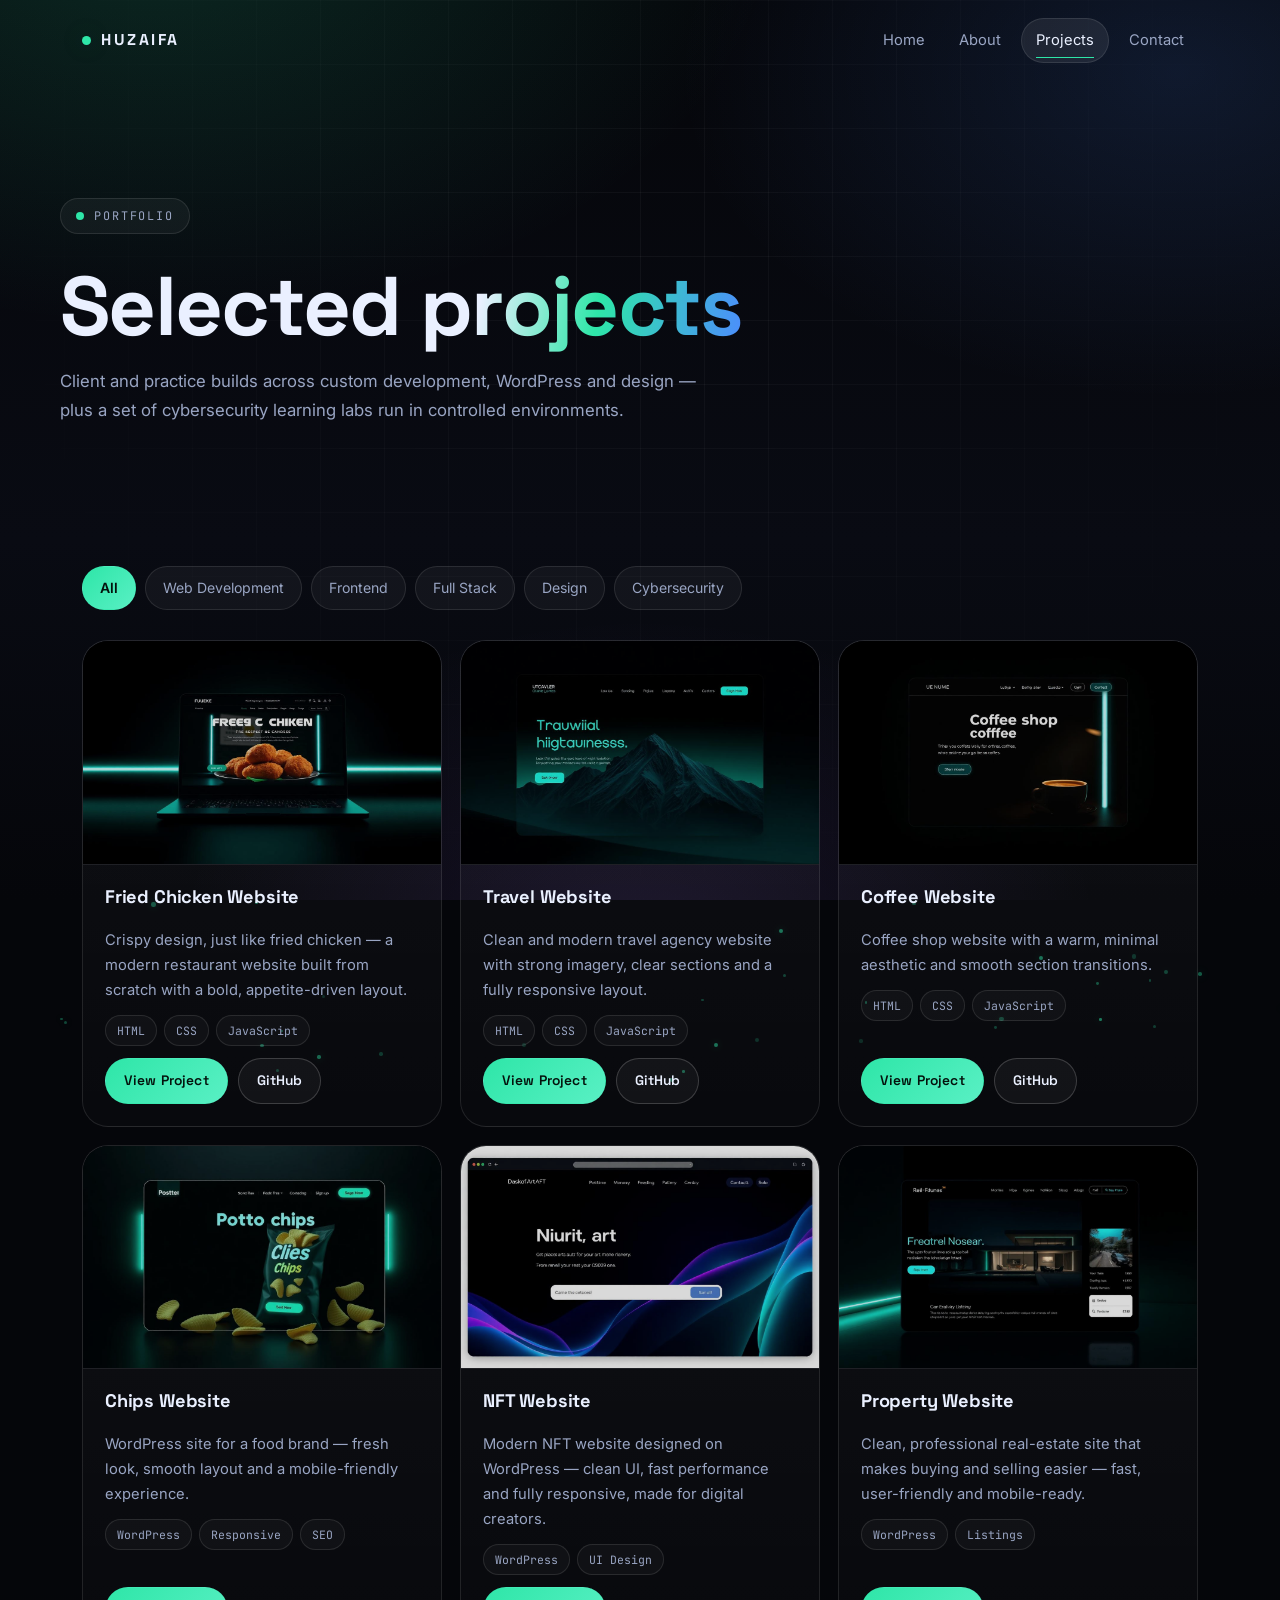
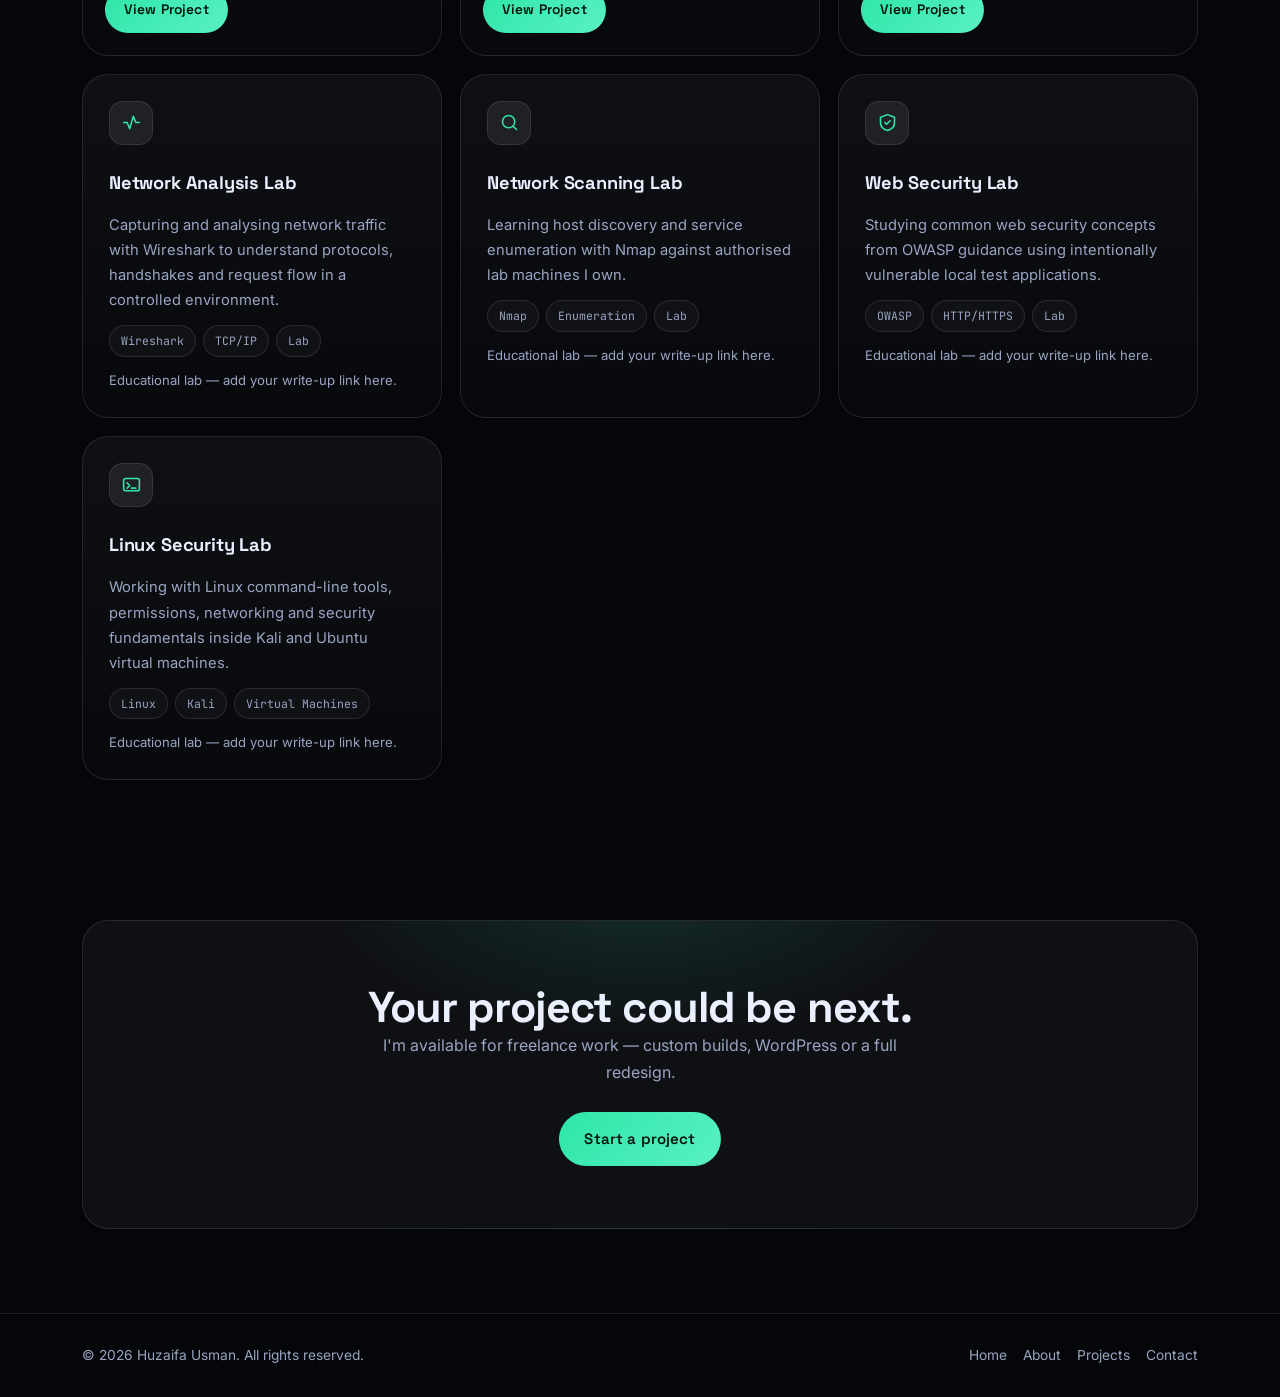
<file: projects.html>
<!DOCTYPE html>
<html lang="en">
<head>
  <meta charset="UTF-8" />
  <meta name="viewport" content="width=device-width, initial-scale=1" />
  <title>Projects | Huzaifa — Web Development &amp; Security Labs</title>
  <meta name="description" content="Selected web development projects by Huzaifa Usman — custom HTML/CSS/JavaScript builds, WordPress websites and cybersecurity learning labs." />
  <meta name="keywords" content="Huzaifa Usman projects, web development portfolio, WordPress websites, JavaScript projects, cybersecurity labs" />
  <meta name="author" content="Huzaifa Usman" />
  <meta name="theme-color" content="#05060a" />
  <link rel="canonical" href="./projects.html" />
  <meta property="og:type" content="website" />
  <meta property="og:title" content="Projects | Huzaifa — Web Development &amp; Security Labs" />
  <meta property="og:description" content="Custom websites, WordPress builds and cybersecurity learning labs — filterable project gallery." />
  <meta property="og:image" content="./assets/images/og-cover.jpg" />
  <meta name="twitter:card" content="summary_large_image" />
  <meta name="twitter:image" content="./assets/images/og-cover.jpg" />
  <link rel="icon" href="./assets/icons/favicon.svg" type="image/svg+xml" />
  <link rel="preconnect" href="https://fonts.googleapis.com" />
  <link rel="preconnect" href="https://fonts.gstatic.com" crossorigin />
  <link href="https://fonts.googleapis.com/css2?family=Space+Grotesk:wght@500;600;700&family=Inter:wght@400;500;600&family=JetBrains+Mono:wght@400;500&display=swap" rel="stylesheet" />
  <link rel="stylesheet" href="./css/style.css" />
</head>
<body>
  <a class="skip-link" href="#main">Skip to content</a>
  <div class="bg-layer" aria-hidden="true"></div>
  <div class="grid-layer" aria-hidden="true"></div>
  <div id="particles" aria-hidden="true"></div>
  <div class="cursor-glow" aria-hidden="true"></div>

  <header class="site-header">
    <div class="container nav">
      <a class="brand" href="./index.html"><span class="dot" aria-hidden="true"></span><span class="name">HUZAIFA</span></a>
      <button class="nav-toggle" type="button" aria-label="Toggle navigation" aria-expanded="false" aria-controls="nav-links">
        <span></span><span></span><span></span>
      </button>
      <nav id="nav-links" class="nav-links" aria-label="Primary">
        <a href="./index.html">Home</a>
        <a href="./about.html">About</a>
        <a href="./projects.html" aria-current="page">Projects</a>
        <a href="./contact.html">Contact</a>
      </nav>
    </div>
  </header>

  <main id="main">
    <section class="hero container">
      <div class="hero-inner">
        <p class="status"><span class="pulse" aria-hidden="true"></span> Portfolio</p>
        <h1>Selected <span class="grad">projects</span></h1>
        <p class="lede">
          Client and practice builds across custom development, WordPress and design — plus a
          set of cybersecurity learning labs run in controlled environments.
        </p>
      </div>
    </section>

    <section class="tight">
      <div class="container">
        <div class="filters reveal" data-filters role="group" aria-label="Filter projects">
          <button class="filter active" type="button" data-filter="all" aria-pressed="true">All</button>
          <button class="filter" type="button" data-filter="web" aria-pressed="false">Web Development</button>
          <button class="filter" type="button" data-filter="frontend" aria-pressed="false">Frontend</button>
          <button class="filter" type="button" data-filter="fullstack" aria-pressed="false">Full Stack</button>
          <button class="filter" type="button" data-filter="design" aria-pressed="false">Design</button>
          <button class="filter" type="button" data-filter="security" aria-pressed="false">Cybersecurity</button>
        </div>

        <div class="grid grid-3">
          <article class="card project reveal" data-category="web frontend design">
            <div class="shot">
              <span class="cat">Custom Website</span>
              <img src="./assets/images/project-chicken.jpg" alt="Preview of the Fried Chicken restaurant website" width="1200" height="750" loading="lazy" />
            </div>
            <div class="body">
              <h3>Fried Chicken Website</h3>
              <p>Crispy design, just like fried chicken — a modern restaurant website built from scratch with a bold, appetite-driven layout.</p>
              <div class="tags"><span class="tag">HTML</span><span class="tag">CSS</span><span class="tag">JavaScript</span></div>
              <div class="links">
                <a class="btn btn-primary" href="https://nico-codess.github.io/Fried-Chicken-website/" target="_blank" rel="noopener">View Project</a>
                <a class="btn btn-ghost" href="https://github.com/nico-codess/Fried-Chicken-website" target="_blank" rel="noopener">GitHub</a>
              </div>
            </div>
          </article>

          <article class="card project reveal" data-category="web frontend" style="--d:90ms">
            <div class="shot">
              <span class="cat">Custom Website</span>
              <img src="./assets/images/project-travel.jpg" alt="Preview of the travel agency website" width="1200" height="750" loading="lazy" />
            </div>
            <div class="body">
              <h3>Travel Website</h3>
              <p>Clean and modern travel agency website with strong imagery, clear sections and a fully responsive layout.</p>
              <div class="tags"><span class="tag">HTML</span><span class="tag">CSS</span><span class="tag">JavaScript</span></div>
              <div class="links">
                <a class="btn btn-primary" href="https://nico-codess.github.io/Travel-website/" target="_blank" rel="noopener">View Project</a>
                <a class="btn btn-ghost" href="https://github.com/nico-codess/Travel-website" target="_blank" rel="noopener">GitHub</a>
              </div>
            </div>
          </article>

          <article class="card project reveal" data-category="web frontend" style="--d:180ms">
            <div class="shot">
              <span class="cat">Custom Website</span>
              <img src="./assets/images/project-coffee.jpg" alt="Preview of the coffee shop website" width="1200" height="750" loading="lazy" />
            </div>
            <div class="body">
              <h3>Coffee Website</h3>
              <p>Coffee shop website with a warm, minimal aesthetic and smooth section transitions.</p>
              <div class="tags"><span class="tag">HTML</span><span class="tag">CSS</span><span class="tag">JavaScript</span></div>
              <div class="links">
                <a class="btn btn-primary" href="https://nico-codess.github.io/Coffe-website/" target="_blank" rel="noopener">View Project</a>
                <a class="btn btn-ghost" href="https://github.com/nico-codess/Coffe-website" target="_blank" rel="noopener">GitHub</a>
              </div>
            </div>
          </article>

          <article class="card project reveal" data-category="fullstack design">
            <div class="shot">
              <span class="cat">WordPress</span>
              <img src="./assets/images/project-chips.jpg" alt="Preview of the chips brand WordPress website" width="1200" height="750" loading="lazy" />
            </div>
            <div class="body">
              <h3>Chips Website</h3>
              <p>WordPress site for a food brand — fresh look, smooth layout and a mobile-friendly experience.</p>
              <div class="tags"><span class="tag">WordPress</span><span class="tag">Responsive</span><span class="tag">SEO</span></div>
              <div class="links">
                <a class="btn btn-primary" href="https://nico-codess.github.io/Wordpress-chips/" target="_blank" rel="noopener">View Project</a>
              </div>
            </div>
          </article>

          <article class="card project reveal" data-category="fullstack design" style="--d:90ms">
            <div class="shot">
              <span class="cat">WordPress</span>
              <img src="./assets/images/project-nft.jpg" alt="Preview of the NFT WordPress website" width="1200" height="750" loading="lazy" />
            </div>
            <div class="body">
              <h3>NFT Website</h3>
              <p>Modern NFT website designed on WordPress — clean UI, fast performance and fully responsive, made for digital creators.</p>
              <div class="tags"><span class="tag">WordPress</span><span class="tag">UI Design</span></div>
              <div class="links">
                <a class="btn btn-primary" href="https://nico-codess.github.io/Wordpress-NFT3/" target="_blank" rel="noopener">View Project</a>
              </div>
            </div>
          </article>

          <article class="card project reveal" data-category="fullstack" style="--d:180ms">
            <div class="shot">
              <span class="cat">WordPress</span>
              <img src="./assets/images/project-property.jpg" alt="Preview of the real estate property website" width="1200" height="750" loading="lazy" />
            </div>
            <div class="body">
              <h3>Property Website</h3>
              <p>Clean, professional real-estate site that makes buying and selling easier — fast, user-friendly and mobile-ready.</p>
              <div class="tags"><span class="tag">WordPress</span><span class="tag">Listings</span></div>
              <div class="links">
                <a class="btn btn-primary" href="https://nico-codess.github.io/Wordpress-real-estate./" target="_blank" rel="noopener">View Project</a>
              </div>
            </div>
          </article>

          <!-- Cybersecurity learning labs (no live URLs — educational write-ups) -->
          <article class="card project reveal" data-category="security">
            <div class="body" style="padding:26px">
              <span class="ico" aria-hidden="true"><svg viewBox="0 0 24 24" fill="none" stroke="currentColor" stroke-width="1.8" stroke-linecap="round" stroke-linejoin="round"><path d="M3 12h4l3 7 4-14 3 7h4"/></svg></span>
              <h3>Network Analysis Lab</h3>
              <p>Capturing and analysing network traffic with Wireshark to understand protocols, handshakes and request flow in a controlled environment.</p>
              <div class="tags"><span class="tag">Wireshark</span><span class="tag">TCP/IP</span><span class="tag">Lab</span></div>
              <p class="muted" style="font-size:.82rem">Educational lab — add your write-up link here.</p>
            </div>
          </article>

          <article class="card project reveal" data-category="security" style="--d:90ms">
            <div class="body" style="padding:26px">
              <span class="ico" aria-hidden="true"><svg viewBox="0 0 24 24" fill="none" stroke="currentColor" stroke-width="1.8" stroke-linecap="round" stroke-linejoin="round"><circle cx="11" cy="11" r="7"/><path d="m20 20-3.5-3.5"/></svg></span>
              <h3>Network Scanning Lab</h3>
              <p>Learning host discovery and service enumeration with Nmap against authorised lab machines I own.</p>
              <div class="tags"><span class="tag">Nmap</span><span class="tag">Enumeration</span><span class="tag">Lab</span></div>
              <p class="muted" style="font-size:.82rem">Educational lab — add your write-up link here.</p>
            </div>
          </article>

          <article class="card project reveal" data-category="security" style="--d:180ms">
            <div class="body" style="padding:26px">
              <span class="ico" aria-hidden="true"><svg viewBox="0 0 24 24" fill="none" stroke="currentColor" stroke-width="1.8" stroke-linecap="round" stroke-linejoin="round"><path d="M12 3 4 6v6c0 5 3.5 8 8 9 4.5-1 8-4 8-9V6z"/><path d="m9 12 2 2 4-4"/></svg></span>
              <h3>Web Security Lab</h3>
              <p>Studying common web security concepts from OWASP guidance using intentionally vulnerable local test applications.</p>
              <div class="tags"><span class="tag">OWASP</span><span class="tag">HTTP/HTTPS</span><span class="tag">Lab</span></div>
              <p class="muted" style="font-size:.82rem">Educational lab — add your write-up link here.</p>
            </div>
          </article>

          <article class="card project reveal" data-category="security">
            <div class="body" style="padding:26px">
              <span class="ico" aria-hidden="true"><svg viewBox="0 0 24 24" fill="none" stroke="currentColor" stroke-width="1.8" stroke-linecap="round" stroke-linejoin="round"><rect x="3" y="4" width="18" height="14" rx="2"/><path d="m7 9 3 3-3 3M12 15h5"/></svg></span>
              <h3>Linux Security Lab</h3>
              <p>Working with Linux command-line tools, permissions, networking and security fundamentals inside Kali and Ubuntu virtual machines.</p>
              <div class="tags"><span class="tag">Linux</span><span class="tag">Kali</span><span class="tag">Virtual Machines</span></div>
              <p class="muted" style="font-size:.82rem">Educational lab — add your write-up link here.</p>
            </div>
          </article>
        </div>
      </div>
    </section>

    <section>
      <div class="container">
        <div class="cta reveal">
          <h2>Your project could be next.</h2>
          <p>I'm available for freelance work — custom builds, WordPress or a full redesign.</p>
          <div class="hero-actions"><a class="btn btn-primary" href="./contact.html">Start a project</a></div>
        </div>
      </div>
    </section>
  </main>

  <footer class="site-footer">
    <div class="container footer-inner">
      <p style="margin:0">&copy; <span data-year>2026</span> Huzaifa Usman. All rights reserved.</p>
      <nav aria-label="Footer">
        <a href="./index.html">Home</a>
        <a href="./about.html">About</a>
        <a href="./projects.html">Projects</a>
        <a href="./contact.html">Contact</a>
      </nav>
    </div>
  </footer>

  <script src="./js/script.js" defer></script>
</body>
</html>
</file>
<file: css/style.css>
/* =========================================================
   Huzaifa Usman — Portfolio
   Design tokens -> edit colors here only.
   ========================================================= */
:root {
  --bg: #05060a;
  --bg-2: #090b13;
  --surface: rgba(255, 255, 255, 0.045);
  --surface-strong: rgba(255, 255, 255, 0.075);
  --border: rgba(255, 255, 255, 0.1);
  --border-strong: rgba(255, 255, 255, 0.18);
  --text: #eaf0ff;
  --muted: #99a5c3;
  --accent: #2ee6a8;
  --accent-2: #4d8bff;
  --accent-3: #a06bff;
  --glow: 0 0 40px rgba(46, 230, 168, 0.22);
  --radius: 18px;
  --radius-lg: 26px;
  --maxw: 1160px;
  --font-display: "Space Grotesk", ui-sans-serif, system-ui, sans-serif;
  --font-body: "Inter", ui-sans-serif, system-ui, -apple-system, sans-serif;
  --font-mono: "JetBrains Mono", ui-monospace, SFMono-Regular, Menlo, monospace;
  --ease: cubic-bezier(0.22, 1, 0.36, 1);
  --scrollbar-track: rgba(255, 255, 255, 0.04);
  --scrollbar-thumb: rgba(46, 230, 168, 0.42);
  --scrollbar-thumb-hover: rgba(77, 139, 255, 0.72);
  --cursor-ring: rgba(46, 230, 168, 0.55);
  --cursor-ring-hover: rgba(77, 139, 255, 0.75);
}

*,
*::before,
*::after { box-sizing: border-box; }

html { scroll-behavior: smooth; -webkit-text-size-adjust: 100%; }

/* ---------- Themed scrollbar ---------- */
html {
  scrollbar-width: thin;
  scrollbar-color: var(--scrollbar-thumb) var(--scrollbar-track);
}
::-webkit-scrollbar { width: 10px; height: 10px; }
::-webkit-scrollbar-track {
  background: var(--scrollbar-track);
  border-left: 1px solid rgba(255, 255, 255, 0.04);
}
::-webkit-scrollbar-thumb {
  background: linear-gradient(180deg, var(--accent), var(--accent-2));
  border-radius: 999px;
  border: 2px solid var(--bg);
  box-shadow: 0 0 12px rgba(46, 230, 168, 0.25);
}
::-webkit-scrollbar-thumb:hover {
  background: linear-gradient(180deg, var(--accent-2), var(--accent-3));
  box-shadow: 0 0 16px rgba(77, 139, 255, 0.35);
}
::-webkit-scrollbar-corner { background: var(--bg); }

body {
  margin: 0;
  background: var(--bg);
  color: var(--text);
  font-family: var(--font-body);
  font-size: 16px;
  line-height: 1.7;
  overflow-x: hidden;
  -webkit-font-smoothing: antialiased;
}

img { max-width: 100%; display: block; }
a { color: inherit; text-decoration: none; }
ul { margin: 0; padding: 0; list-style: none; }
button { font: inherit; color: inherit; }

:focus-visible {
  outline: 2px solid var(--accent);
  outline-offset: 3px;
  border-radius: 6px;
}

.container {
  width: 100%;
  max-width: var(--maxw);
  margin-inline: auto;
  padding-inline: 22px;
}

.skip-link {
  position: absolute;
  left: -9999px;
  top: 10px;
  z-index: 200;
  background: var(--accent);
  color: #04120c;
  padding: 10px 16px;
  border-radius: 10px;
  font-weight: 600;
}
.skip-link:focus { left: 16px; }

/* ---------- Background layers ---------- */
.bg-layer,
.grid-layer,
#particles,
.cursor-glow { position: fixed; inset: 0; pointer-events: none; z-index: 0; }

.bg-layer {
  background:
    radial-gradient(60rem 40rem at 12% -10%, rgba(46, 230, 168, 0.16), transparent 65%),
    radial-gradient(52rem 34rem at 92% 8%, rgba(77, 139, 255, 0.14), transparent 60%),
    radial-gradient(48rem 34rem at 50% 105%, rgba(160, 107, 255, 0.12), transparent 60%),
    linear-gradient(180deg, var(--bg), var(--bg-2) 60%, var(--bg));
}

.grid-layer {
  background-image:
    linear-gradient(to right, rgba(255, 255, 255, 0.045) 1px, transparent 1px),
    linear-gradient(to bottom, rgba(255, 255, 255, 0.045) 1px, transparent 1px);
  background-size: 64px 64px;
  mask-image: radial-gradient(circle at 50% 30%, #000 0%, transparent 78%);
  -webkit-mask-image: radial-gradient(circle at 50% 30%, #000 0%, transparent 78%);
  animation: gridDrift 26s linear infinite;
}
@keyframes gridDrift {
  from { background-position: 0 0, 0 0; }
  to { background-position: 64px 64px, 64px 64px; }
}

.particle {
  position: absolute;
  width: 3px;
  height: 3px;
  border-radius: 50%;
  background: var(--accent);
  opacity: 0.35;
  box-shadow: 0 0 10px rgba(46, 230, 168, 0.7);
  animation: floatUp linear infinite;
}
@keyframes floatUp {
  0% { transform: translateY(20px) scale(0.6); opacity: 0; }
  15% { opacity: 0.5; }
  100% { transform: translateY(-110vh) scale(1); opacity: 0; }
}

.cursor-glow {
  width: 520px;
  height: 520px;
  inset: auto;
  border-radius: 50%;
  background: radial-gradient(
    circle,
    rgba(46, 230, 168, 0.12) 0%,
    rgba(77, 139, 255, 0.06) 45%,
    transparent 68%
  );
  transform: translate3d(-50%, -50%, 0);
  transition: opacity 0.4s ease;
  opacity: 0;
  left: 0; top: 0;
}

/* ---------- Custom cursor ---------- */
body.has-custom-cursor,
body.has-custom-cursor a,
body.has-custom-cursor button,
body.has-custom-cursor label,
body.has-custom-cursor input,
body.has-custom-cursor textarea,
body.has-custom-cursor select,
body.has-custom-cursor .btn,
body.has-custom-cursor .filter,
body.has-custom-cursor .chip { cursor: none !important; }

.custom-cursor {
  position: fixed;
  inset: 0;
  z-index: 9999;
  pointer-events: none;
  opacity: 0;
  transition: opacity 0.35s ease;
}
.custom-cursor.is-visible { opacity: 1; }

.cursor-dot,
.cursor-ring {
  position: absolute;
  top: 0;
  left: 0;
  will-change: transform;
}

.cursor-dot {
  width: 7px;
  height: 7px;
  margin: -3.5px 0 0 -3.5px;
  border-radius: 50%;
  background: var(--accent);
  box-shadow:
    0 0 10px rgba(46, 230, 168, 0.85),
    0 0 22px rgba(46, 230, 168, 0.35);
  transform: translate3d(var(--cx, 0), var(--cy, 0), 0) scale(var(--dot-scale, 1));
  transition: transform 0.15s var(--ease), background-color 0.25s ease, box-shadow 0.25s ease;
}

.cursor-ring {
  width: 34px;
  height: 34px;
  margin: -17px 0 0 -17px;
  border-radius: 50%;
  border: 1.5px solid var(--cursor-ring);
  background: rgba(46, 230, 168, 0.04);
  box-shadow: 0 0 18px rgba(46, 230, 168, 0.12);
  transform: translate3d(var(--rx, 0), var(--ry, 0), 0);
  transition:
    width 0.4s var(--ease),
    height 0.4s var(--ease),
    margin 0.4s var(--ease),
    border-color 0.35s ease,
    background-color 0.35s ease,
    box-shadow 0.35s ease,
    opacity 0.3s ease,
    transform 0.08s linear;
}

.custom-cursor.is-hover .cursor-dot {
  background: var(--accent-2);
  box-shadow:
    0 0 12px rgba(77, 139, 255, 0.9),
    0 0 26px rgba(77, 139, 255, 0.4);
}

.custom-cursor.is-hover .cursor-ring {
  width: 54px;
  height: 54px;
  margin: -27px 0 0 -27px;
  border-color: var(--cursor-ring-hover);
  background: rgba(77, 139, 255, 0.1);
  box-shadow:
    0 0 24px rgba(77, 139, 255, 0.22),
    inset 0 0 12px rgba(160, 107, 255, 0.08);
}

.custom-cursor.is-click .cursor-dot { --dot-scale: 0.65; }
.custom-cursor.is-click .cursor-ring {
  width: 28px;
  height: 28px;
  margin: -14px 0 0 -14px;
  border-color: var(--accent-3);
}

.custom-cursor.is-hidden { opacity: 0 !important; }

/* ---------- Header ---------- */
.site-header {
  position: sticky;
  top: 0;
  z-index: 60;
  padding: 18px 0;
  transition: padding 0.35s var(--ease), background-color 0.35s var(--ease),
    border-color 0.35s var(--ease), backdrop-filter 0.35s var(--ease);
  border-bottom: 1px solid transparent;
  animation: fadeDown 0.7s var(--ease) both;
}
.site-header.scrolled {
  padding: 10px 0;
  background: rgba(6, 8, 14, 0.72);
  backdrop-filter: blur(16px) saturate(160%);
  -webkit-backdrop-filter: blur(16px) saturate(160%);
  border-bottom-color: var(--border);
}
@keyframes fadeDown {
  from { opacity: 0; transform: translateY(-14px); }
  to { opacity: 1; transform: none; }
}

.nav {
  display: grid;
  grid-template-columns: minmax(0, 1fr) auto;
  align-items: center;
  gap: 16px;
}

.brand {
  display: inline-flex;
  align-items: center;
  gap: 10px;
  font-family: var(--font-display);
  font-weight: 700;
  letter-spacing: 0.16em;
  font-size: 0.98rem;
  min-width: 0;
}
.brand .dot {
  width: 9px; height: 9px; border-radius: 50%;
  background: var(--accent);
  box-shadow: var(--glow);
  flex: 0 0 auto;
}
.brand span.name { white-space: nowrap; }

.nav-links { display: flex; align-items: center; gap: 6px; }
.nav-links a {
  position: relative;
  padding: 9px 14px;
  border-radius: 999px;
  font-size: 0.92rem;
  color: var(--muted);
  transition: color 0.25s ease, background-color 0.25s ease;
}
.nav-links a::after {
  content: "";
  position: absolute;
  left: 14px; right: 14px; bottom: 4px;
  height: 1px;
  background: var(--accent);
  transform: scaleX(0);
  transform-origin: right;
  transition: transform 0.35s var(--ease);
}
.nav-links a:hover { color: var(--text); background: var(--surface); }
.nav-links a:hover::after { transform: scaleX(1); transform-origin: left; }
.nav-links a[aria-current="page"] {
  color: var(--text);
  background: var(--surface-strong);
  border: 1px solid var(--border);
}
.nav-links a[aria-current="page"]::after { transform: scaleX(1); }

.nav-toggle {
  display: none;
  width: 44px; height: 44px;
  border-radius: 12px;
  background: var(--surface);
  border: 1px solid var(--border);
  cursor: pointer;
  padding: 0;
  place-items: center;
}
.nav-toggle span {
  display: block;
  width: 18px; height: 2px;
  margin: 3px auto;
  background: var(--text);
  border-radius: 2px;
  transition: transform 0.3s var(--ease), opacity 0.2s ease;
}
.nav-toggle[aria-expanded="true"] span:nth-child(1) { transform: translateY(5px) rotate(45deg); }
.nav-toggle[aria-expanded="true"] span:nth-child(2) { opacity: 0; }
.nav-toggle[aria-expanded="true"] span:nth-child(3) { transform: translateY(-5px) rotate(-45deg); }

/* ---------- Buttons ---------- */
.btn {
  position: relative;
  display: inline-flex;
  align-items: center;
  justify-content: center;
  gap: 9px;
  padding: 13px 24px;
  border-radius: 999px;
  border: 1px solid var(--border-strong);
  background: var(--surface);
  font-family: var(--font-display);
  font-weight: 600;
  font-size: 0.94rem;
  letter-spacing: 0.01em;
  cursor: pointer;
  overflow: hidden;
  transition: transform 0.3s var(--ease), border-color 0.3s ease, box-shadow 0.3s ease, background-color 0.3s ease;
}
.btn:hover { transform: translateY(-2px); border-color: var(--accent); box-shadow: 0 12px 34px -18px rgba(46, 230, 168, 0.7); }
.btn:active { transform: translateY(0); }
.btn svg { width: 18px; height: 18px; }

.btn-primary {
  background: linear-gradient(135deg, var(--accent), #59f0c4);
  color: #04120c;
  border-color: transparent;
}
.btn-primary::after {
  content: "";
  position: absolute;
  inset: 0;
  background: linear-gradient(120deg, transparent 20%, rgba(255, 255, 255, 0.5), transparent 80%);
  transform: translateX(-120%);
  transition: transform 0.7s var(--ease);
}
.btn-primary:hover::after { transform: translateX(120%); }
.btn-ghost { color: var(--text); }

/* ---------- Sections & typography ---------- */
main { position: relative; z-index: 1; }
section { padding: 84px 0; }
section.tight { padding: 56px 0; }

.eyebrow {
  margin: 0 0 10px;
  font-family: var(--font-mono);
  font-size: 0.76rem;
  letter-spacing: 0.28em;
  text-transform: uppercase;
  color: var(--accent);
}

h1, h2, h3, h4 { font-family: var(--font-display); line-height: 1.12; margin: 0; letter-spacing: -0.02em; }
h2 { font-size: clamp(1.8rem, 4vw, 2.7rem); }
h3 { font-size: 1.14rem; letter-spacing: -0.01em; }
p { margin: 0 0 14px; }

.section-head { max-width: 640px; margin-bottom: 42px; }
.section-head p { color: var(--muted); margin: 12px 0 0; }
.section-head.center { margin-inline: auto; text-align: center; }

.muted { color: var(--muted); }
.lede { color: var(--muted); font-size: 1.05rem; max-width: 60ch; }

/* ---------- Hero ---------- */
.hero { padding: clamp(56px, 10vw, 116px) 0 72px; }
.hero-inner { max-width: 900px; }

.status {
  display: inline-flex;
  align-items: center;
  gap: 10px;
  padding: 7px 15px;
  border-radius: 999px;
  border: 1px solid var(--border);
  background: var(--surface);
  font-family: var(--font-mono);
  font-size: 0.74rem;
  letter-spacing: 0.16em;
  text-transform: uppercase;
  color: var(--muted);
  margin: 0 0 26px;
}
.pulse {
  width: 8px; height: 8px; border-radius: 50%;
  background: var(--accent);
  box-shadow: 0 0 0 0 rgba(46, 230, 168, 0.6);
  animation: pulse 2.2s infinite;
}
@keyframes pulse {
  0% { box-shadow: 0 0 0 0 rgba(46, 230, 168, 0.55); }
  70% { box-shadow: 0 0 0 12px rgba(46, 230, 168, 0); }
  100% { box-shadow: 0 0 0 0 rgba(46, 230, 168, 0); }
}

.hero h1 {
  font-size: clamp(2.6rem, 8.4vw, 5.2rem);
  font-weight: 700;
  margin-bottom: 14px;
}
.hero h1 .grad {
  background: linear-gradient(100deg, var(--text) 20%, var(--accent) 55%, var(--accent-2));
  -webkit-background-clip: text;
  background-clip: text;
  color: transparent;
}
.hero .role {
  font-family: var(--font-display);
  font-size: clamp(1.05rem, 2.6vw, 1.5rem);
  color: var(--text);
  margin-bottom: 16px;
}
.hero .role .type-caret {
  display: inline-block;
  width: 2px;
  height: 1.05em;
  background: var(--accent);
  vertical-align: -0.16em;
  margin-left: 4px;
  animation: blink 1s steps(2) infinite;
}
@keyframes blink { 50% { opacity: 0; } }

.hero-actions { display: flex; flex-wrap: wrap; gap: 12px; margin-top: 26px; }

.hero-stats {
  display: grid;
  grid-template-columns: repeat(auto-fit, minmax(150px, 1fr));
  gap: 14px;
  margin-top: 52px;
}
.stat {
  padding: 20px;
  border-radius: var(--radius);
  border: 1px solid var(--border);
  background: var(--surface);
  backdrop-filter: blur(8px);
}
.stat b {
  display: block;
  font-family: var(--font-display);
  font-size: 2rem;
  line-height: 1;
  color: var(--accent);
}
.stat b span { font-size: inherit; color: inherit; }
.stat > span { display: block; font-size: 0.86rem; color: var(--muted); }

/* ---------- Cards & grids ---------- */
.grid { display: grid; gap: 18px; }
.grid-2 { grid-template-columns: repeat(auto-fit, minmax(300px, 1fr)); }
.grid-3 { grid-template-columns: repeat(auto-fit, minmax(268px, 1fr)); }
.grid-4 { grid-template-columns: repeat(auto-fit, minmax(180px, 1fr)); }

.card {
  position: relative;
  padding: 26px;
  border-radius: var(--radius-lg);
  border: 1px solid var(--border);
  background: linear-gradient(180deg, var(--surface), rgba(255, 255, 255, 0.015));
  transition: transform 0.4s var(--ease), border-color 0.4s ease, box-shadow 0.4s ease;
  overflow: hidden;
}
.card::before {
  content: "";
  position: absolute;
  inset: 0;
  background: radial-gradient(24rem 14rem at var(--mx, 50%) var(--my, 0%), rgba(46, 230, 168, 0.12), transparent 70%);
  opacity: 0;
  transition: opacity 0.4s ease;
  pointer-events: none;
}
.card:hover {
  transform: translateY(-6px);
  border-color: var(--border-strong);
  box-shadow: 0 26px 60px -34px rgba(0, 0, 0, 0.9);
}
.card:hover::before { opacity: 1; }
.card h3 { margin-bottom: 8px; }
.card p { color: var(--muted); font-size: 0.94rem; margin: 0; }

.ico {
  display: grid;
  place-items: center;
  width: 44px; height: 44px;
  border-radius: 14px;
  margin-bottom: 16px;
  border: 1px solid var(--border);
  background: var(--surface-strong);
  color: var(--accent);
}
.ico svg { width: 21px; height: 21px; }

.tag {
  display: inline-block;
  padding: 5px 11px;
  border-radius: 999px;
  border: 1px solid var(--border);
  background: rgba(255, 255, 255, 0.03);
  font-family: var(--font-mono);
  font-size: 0.72rem;
  color: var(--muted);
}
.tags { display: flex; flex-wrap: wrap; gap: 7px; }

/* chips / tech pills */
.chip {
  display: flex;
  align-items: center;
  gap: 10px;
  padding: 13px 16px;
  border-radius: 14px;
  border: 1px solid var(--border);
  background: var(--surface);
  font-size: 0.9rem;
  transition: transform 0.3s var(--ease), color 0.3s ease, border-color 0.3s ease;
}
.chip:hover { transform: translateY(-3px); border-color: var(--accent); color: var(--text); }
.chip svg { width: 18px; height: 18px; color: var(--accent); flex: 0 0 auto; }

/* ---------- Skill bars ---------- */
.skill { margin-bottom: 22px; }
.skill-top { display: flex; justify-content: space-between; gap: 12px; align-items: baseline; }
.skill-top strong { font-family: var(--font-display); font-weight: 600; }
.skill-top em { font-style: normal; font-family: var(--font-mono); font-size: 0.82rem; color: var(--accent); }
.bar {
  height: 7px;
  border-radius: 999px;
  background: rgba(255, 255, 255, 0.07);
  overflow: hidden;
  margin-top: 9px;
}
.bar i {
  display: block;
  height: 100%;
  width: 0;
  border-radius: 999px;
  background: linear-gradient(90deg, var(--accent), var(--accent-2));
  transition: width 1.2s var(--ease);
}
.skill p { font-size: 0.9rem; color: var(--muted); margin: 10px 0 0; }

/* ---------- Projects ---------- */
.filters { display: flex; flex-wrap: wrap; gap: 9px; margin-bottom: 30px; }
.filter {
  padding: 9px 17px;
  border-radius: 999px;
  border: 1px solid var(--border);
  background: var(--surface);
  color: var(--muted);
  font-size: 0.88rem;
  cursor: pointer;
  transition: all 0.3s var(--ease);
}
.filter:hover { color: var(--text); transform: translateY(-2px); }
.filter.active {
  background: linear-gradient(135deg, var(--accent), #59f0c4);
  color: #04120c;
  border-color: transparent;
  font-weight: 600;
}

.project {
  padding: 0;
  display: flex;
  flex-direction: column;
  transition: transform 0.45s var(--ease), opacity 0.45s var(--ease), border-color 0.4s ease, box-shadow 0.4s ease;
}
.project.is-hidden {
  opacity: 0;
  transform: scale(0.94) translateY(10px);
  position: absolute;
  pointer-events: none;
  visibility: hidden;
}
.project .shot {
  position: relative;
  aspect-ratio: 16 / 10;
  overflow: hidden;
  border-bottom: 1px solid var(--border);
  background: #06070c;
}
.project .shot img {
  width: 100%; height: 100%;
  object-fit: cover;
  transition: transform 0.7s var(--ease), filter 0.5s ease;
  filter: saturate(0.9) brightness(0.85);
}
.project:hover .shot img { transform: scale(1.06); filter: saturate(1.05) brightness(1); }
.project .cat {
  position: absolute;
  top: 12px; left: 12px;
  padding: 5px 11px;
  border-radius: 999px;
  background: rgba(5, 6, 10, 0.72);
  backdrop-filter: blur(8px);
  border: 1px solid var(--border);
  font-family: var(--font-mono);
  font-size: 0.7rem;
  letter-spacing: 0.08em;
  text-transform: uppercase;
  color: var(--accent);
}
.project .body { padding: 22px; display: flex; flex-direction: column; gap: 12px; flex: 1; }
.project .body p { font-size: 0.92rem; }
.project .links { display: flex; flex-wrap: wrap; gap: 10px; margin-top: auto; }
.project .links .btn { padding: 10px 18px; font-size: 0.86rem; }

.lab {
  display: flex;
  gap: 16px;
  align-items: flex-start;
}
.lab .ico { margin-bottom: 0; flex: 0 0 auto; }

/* ---------- Timeline ---------- */
.timeline { position: relative; padding-left: 28px; }
.timeline::before {
  content: "";
  position: absolute;
  left: 6px; top: 6px; bottom: 6px;
  width: 1px;
  background: linear-gradient(180deg, var(--accent), transparent);
}
.timeline li { position: relative; padding-bottom: 30px; }
.timeline li::before {
  content: "";
  position: absolute;
  left: -27px; top: 8px;
  width: 11px; height: 11px;
  border-radius: 50%;
  background: var(--bg);
  border: 2px solid var(--accent);
  box-shadow: var(--glow);
}
.timeline h3 { margin-bottom: 4px; }
.timeline .when { font-family: var(--font-mono); font-size: 0.78rem; color: var(--accent); }
.timeline p { color: var(--muted); font-size: 0.94rem; margin: 8px 0 0; }

/* ---------- Contact ---------- */
.contact-wrap { display: grid; gap: 20px; grid-template-columns: minmax(0, 1fr); }
@media (min-width: 900px) {
  .contact-wrap { grid-template-columns: 0.85fr 1.15fr; align-items: start; }
}

.info-row {
  display: flex;
  align-items: center;
  gap: 14px;
  padding: 14px 0;
  border-bottom: 1px solid var(--border);
}
.info-row:last-child { border-bottom: 0; }
.info-row .ico { margin: 0; width: 40px; height: 40px; }
.info-row span { display: block; font-size: 0.76rem; letter-spacing: 0.14em; text-transform: uppercase; color: var(--muted); }
.info-row a, .info-row strong { font-family: var(--font-display); font-weight: 600; word-break: break-word; }
.info-row a:hover { color: var(--accent); }

.socials { display: flex; flex-wrap: wrap; gap: 10px; margin-top: 22px; }
.social {
  display: inline-flex;
  align-items: center;
  gap: 9px;
  padding: 11px 16px;
  border-radius: 999px;
  border: 1px solid var(--border);
  background: var(--surface);
  font-size: 0.88rem;
  transition: transform 0.3s var(--ease), border-color 0.3s ease, color 0.3s ease;
}
.social svg { width: 18px; height: 18px; }
.social:hover { transform: translateY(-3px); border-color: var(--accent); color: var(--accent); }

form .field { margin-bottom: 16px; }
form label {
  display: block;
  font-size: 0.78rem;
  letter-spacing: 0.12em;
  text-transform: uppercase;
  color: var(--muted);
  margin-bottom: 8px;
}
input, textarea {
  width: 100%;
  padding: 13px 15px;
  border-radius: 13px;
  border: 1px solid var(--border);
  background: rgba(255, 255, 255, 0.03);
  color: var(--text);
  font-family: inherit;
  font-size: 0.95rem;
  transition: border-color 0.3s ease, box-shadow 0.3s ease, background-color 0.3s ease;
}
input::placeholder, textarea::placeholder { color: rgba(153, 165, 195, 0.6); }
input:focus, textarea:focus {
  outline: none;
  border-color: var(--accent);
  box-shadow: 0 0 0 4px rgba(46, 230, 168, 0.12);
}
textarea { min-height: 150px; resize: vertical; }
.error {
  display: block;
  min-height: 18px;
  margin-top: 6px;
  font-size: 0.8rem;
  color: #ff8080;
}
input[aria-invalid="true"], textarea[aria-invalid="true"] { border-color: #ff8080; }
.form-note { font-size: 0.84rem; color: var(--muted); }
.form-status {
  margin-top: 14px;
  font-size: 0.9rem;
  color: var(--accent);
  min-height: 22px;
}

/* ---------- CTA ---------- */
.cta {
  text-align: center;
  padding: clamp(34px, 6vw, 62px) 26px;
  border-radius: var(--radius-lg);
  border: 1px solid var(--border);
  background:
    radial-gradient(30rem 16rem at 50% -20%, rgba(46, 230, 168, 0.16), transparent 70%),
    var(--surface);
}
.cta p { color: var(--muted); max-width: 52ch; margin-inline: auto; }
.cta .hero-actions { justify-content: center; }

/* ---------- Footer ---------- */
.site-footer {
  position: relative;
  z-index: 1;
  border-top: 1px solid var(--border);
  padding: 30px 0;
  color: var(--muted);
  font-size: 0.86rem;
}
.footer-inner {
  display: flex;
  flex-wrap: wrap;
  gap: 12px;
  justify-content: space-between;
  align-items: center;
}
.footer-inner nav { display: flex; flex-wrap: wrap; gap: 16px; }
.footer-inner a:hover { color: var(--accent); }

/* ---------- Reveal animations ---------- */
.reveal {
  opacity: 0;
  transform: translateY(24px);
  transition: opacity 0.75s var(--ease), transform 0.75s var(--ease);
  transition-delay: var(--d, 0ms);
}
.reveal.in { opacity: 1; transform: none; }

.hero .status, .hero h1, .hero .role, .hero .lede, .hero-actions, .hero-stats {
  animation: heroIn 0.9s var(--ease) both;
}
.hero h1 { animation-delay: 0.08s; }
.hero .role { animation-delay: 0.16s; }
.hero .lede { animation-delay: 0.24s; }
.hero-actions { animation-delay: 0.32s; }
.hero-stats { animation-delay: 0.4s; }
@keyframes heroIn {
  from { opacity: 0; transform: translateY(22px); }
  to { opacity: 1; transform: none; }
}

body { animation: pageIn 0.5s ease both; }
@keyframes pageIn { from { opacity: 0; } to { opacity: 1; } }
body.leaving { opacity: 0; transition: opacity 0.24s ease; }

/* ---------- Responsive ---------- */
@media (max-width: 860px) {
  .nav-toggle { display: grid; }
  .nav-links {
    position: absolute;
    top: calc(100% + 10px);
    right: 22px;
    left: 22px;
    flex-direction: column;
    align-items: stretch;
    gap: 4px;
    padding: 12px;
    border-radius: var(--radius);
    border: 1px solid var(--border);
    background: rgba(6, 8, 14, 0.94);
    backdrop-filter: blur(18px);
    -webkit-backdrop-filter: blur(18px);
    opacity: 0;
    transform: translateY(-10px) scale(0.98);
    pointer-events: none;
    transition: opacity 0.3s var(--ease), transform 0.3s var(--ease);
  }
  .nav-links.open { opacity: 1; transform: none; pointer-events: auto; }
  .nav-links a { padding: 12px 14px; }
  .site-header { position: sticky; }
  .nav { position: relative; }
  section { padding: 64px 0; }
}

@media (max-width: 480px) {
  .btn { width: 100%; }
  .hero-actions { gap: 10px; }
  .filter { flex: 1 1 auto; text-align: center; }
}

@media (prefers-reduced-motion: reduce) {
  *, *::before, *::after {
    animation-duration: 0.001ms !important;
    animation-iteration-count: 1 !important;
    transition-duration: 0.001ms !important;
    scroll-behavior: auto !important;
  }
  .reveal { opacity: 1; transform: none; }
  #particles, .cursor-glow, .grid-layer, .custom-cursor { display: none; }
  body.has-custom-cursor,
  body.has-custom-cursor a,
  body.has-custom-cursor button,
  body.has-custom-cursor label,
  body.has-custom-cursor input,
  body.has-custom-cursor textarea,
  body.has-custom-cursor select,
  body.has-custom-cursor .btn,
  body.has-custom-cursor .filter,
  body.has-custom-cursor .chip { cursor: auto !important; }
}
</file>
